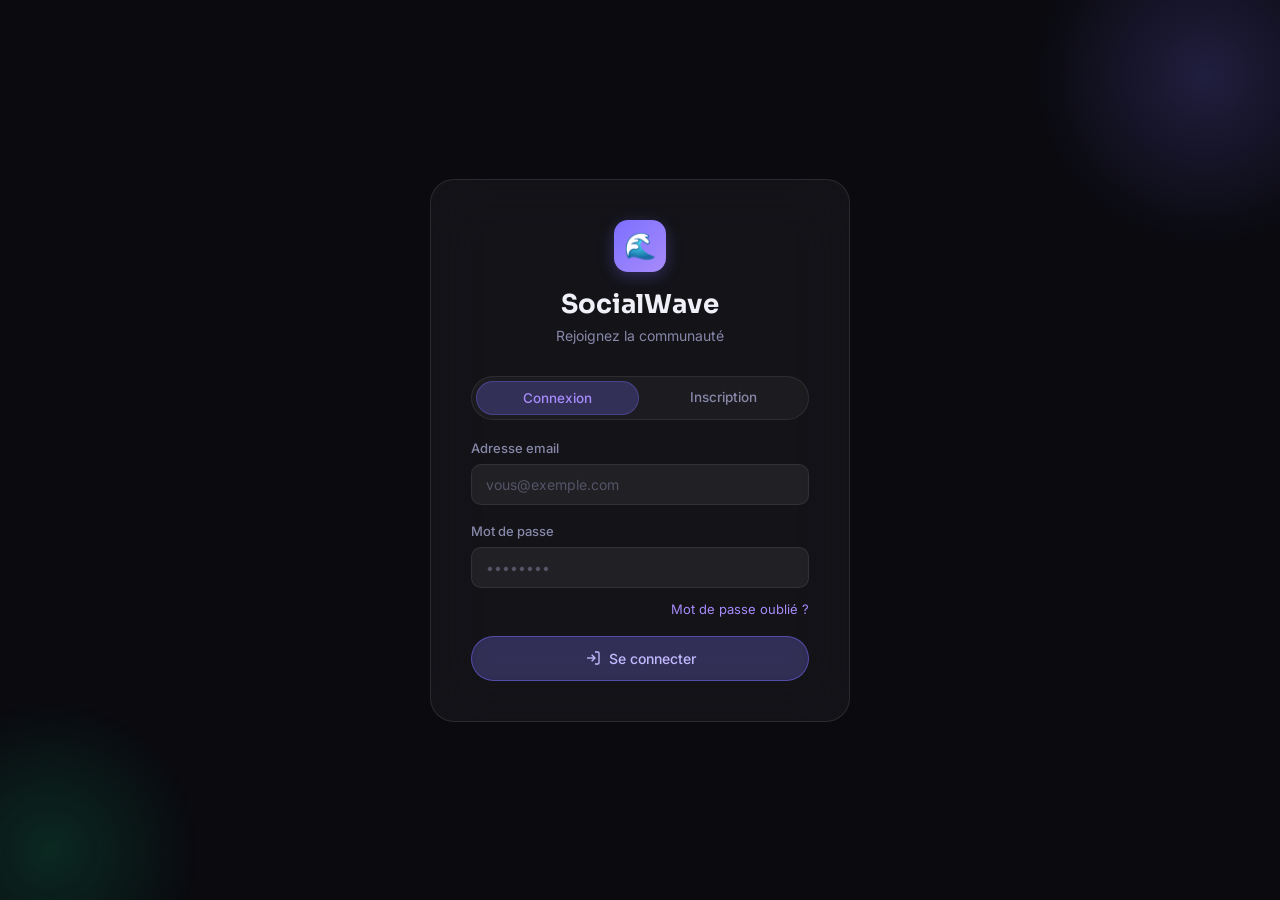
<file: index.html>
<!DOCTYPE html>
<html lang="fr">
<head>
<meta charset="UTF-8">
<meta name="viewport" content="width=device-width, initial-scale=1.0">
<title>SocialWave — Réseau Social</title>
<link rel="preconnect" href="https://fonts.googleapis.com">
<link href="https://fonts.googleapis.com/css2?family=Inter:wght@300;400;500;600&family=Sora:wght@300;400;600;700&display=swap" rel="stylesheet">
<link rel="stylesheet" href="assets/css/style.css">
</head>
<body>

<!-- ─── AUTH PAGE (shown first) ─── -->
<!-- AUTH PAGE (modifiée) -->
<div id="authPage" style="width:100%; position:fixed; inset:0; z-index:999; display:flex;">
  <div class="auth-bg" style="width:100%; flex-direction:column;">
    <div class="auth-orb1"></div>
    <div class="auth-orb2"></div>
    <div class="auth-card">
      <div style="text-align:center; margin-bottom:32px;">
        <div class="logo-icon" style="width:52px;height:52px;margin:0 auto 16px; font-size:26px; border-radius:14px;">🌊</div>
        <h1 style="font-family:'Sora',sans-serif; font-size:26px; font-weight:700; margin-bottom:6px;">SocialWave</h1>
        <p style="color:var(--text2); font-size:14px;">Rejoignez la communauté</p>
      </div>

      <div id="authTabs" class="tab-bar">
        <div class="tab active" onclick="setAuthTab('login')">Connexion</div>
        <div class="tab" onclick="setAuthTab('signup')">Inscription</div>
      </div>

      <div id="loginForm">
        <div id="loginError" style="background:rgba(255,85,119,0.15); border:1px solid #ff5577; border-radius:10px; padding:10px; margin-bottom:15px; font-size:13px; display:none;"></div>
        <div class="form-group">
          <label class="form-label">Adresse email</label>
          <input class="form-input" type="email" id="loginEmail" placeholder="vous@exemple.com">
        </div>
        <div class="form-group">
          <label class="form-label">Mot de passe</label>
          <input class="form-input" type="password" id="loginPassword" placeholder="••••••••">
        </div>
        <div style="text-align:right; margin:-8px 0 18px;">
    <span style="font-size:13px; color:var(--accent2); cursor:pointer;" onclick="showForgotForm()">Mot de passe oublié ?</span>
</div>
        <button class="glass-btn primary" style="width:100%; justify-content:center; padding:13px;" onclick="handleLogin()">
          <svg width="16" height="16" viewBox="0 0 24 24" fill="none" stroke="currentColor" stroke-width="2"><path d="M15 3h4a2 2 0 0 1 2 2v14a2 2 0 0 1-2 2h-4"/><polyline points="10,17 15,12 10,7"/><line x1="15" y1="12" x2="3" y2="12"/></svg>
          Se connecter
        </button>
      </div>

      <div id="signupForm" style="display:none;">
        <div id="signupError" style="background:rgba(255,85,119,0.15); border:1px solid #ff5577; border-radius:10px; padding:10px; margin-bottom:15px; font-size:13px; display:none;"></div>
        <div style="display:grid; grid-template-columns:1fr 1fr; gap:12px;">
          <div class="form-group"><label class="form-label">Prénom</label><input class="form-input" id="signupPrenom" placeholder="Prénom"></div>
          <div class="form-group"><label class="form-label">Nom</label><input class="form-input" id="signupNom" placeholder="Nom"></div>
        </div>
        <div class="form-group"><label class="form-label">Email</label><input class="form-input" type="email" id="signupEmail" placeholder="vous@exemple.com"></div>
        <div class="form-group"><label class="form-label">Mot de passe</label><input class="form-input" type="password" id="signupPassword" placeholder="••••••••"></div>
        <div class="form-group"><label class="form-label">Confirmer le mot de passe</label><input class="form-input" type="password" id="signupConfirm" placeholder="••••••••"></div>
        <button class="glass-btn primary" style="width:100%; justify-content:center; padding:13px;" onclick="handleRegister()">
          Créer mon compte
        </button>
      </div>
      <div id="forgotForm" style="display:none;">
    <div id="forgotError" style="background:rgba(255,85,119,0.15); border:1px solid #ff5577; border-radius:10px; padding:10px; margin-bottom:15px; font-size:13px; display:none;"></div>
    <div id="forgotSuccess" style="background:rgba(16,217,140,0.15); border:1px solid #10d98c; border-radius:10px; padding:10px; margin-bottom:15px; font-size:13px; display:none;"></div>
    
    <div class="form-group">
        <label class="form-label">Adresse email</label>
        <input class="form-input" type="email" id="forgotEmail" placeholder="votre@email.com">
    </div>
    
    <button class="glass-btn primary" style="width:100%; justify-content:center; padding:13px;" onclick="handleForgotPassword()">
        Envoyer le lien de réinitialisation
    </button>
    
    <div style="text-align:center; margin-top:16px;">
        <span style="font-size:13px; color:var(--accent2); cursor:pointer;" onclick="setAuthTab('login')">
            ← Retour à la connexion
        </span>
    </div>
</div>
    </div>
  </div>
</div>

<!-- ─── SIDEBAR ─── -->
<nav class="sidebar" id="sidebar" style="display:none;">
  <div class="logo">
    <div class="logo-icon">🌊</div>
    <span>SocialWave</span>
  </div>

  <div class="nav-section-label"><span>Navigation</span></div>

  <a class="nav-item active" onclick="showPage('feed')" href="#">
    <svg viewBox="0 0 24 24" fill="none" stroke="currentColor" stroke-width="1.8"><rect x="3" y="3" width="7" height="7" rx="1"/><rect x="14" y="3" width="7" height="7" rx="1"/><rect x="3" y="14" width="7" height="7" rx="1"/><rect x="14" y="14" width="7" height="7" rx="1"/></svg>
    <span>Fil d'actualité</span>
  </a>

  <a class="nav-item" onclick="showPage('friends')" href="#">
    <svg viewBox="0 0 24 24" fill="none" stroke="currentColor" stroke-width="1.8"><path d="M17 21v-2a4 4 0 0 0-4-4H5a4 4 0 0 0-4 4v2"/><circle cx="9" cy="7" r="4"/><path d="M23 21v-2a4 4 0 0 0-3-3.87"/><path d="M16 3.13a4 4 0 0 1 0 7.75"/></svg>
    <span>Amis</span>
    <span class="nav-badge">3</span>
  </a>

  <a class="nav-item" onclick="showPage('chat')" href="#">
    <svg viewBox="0 0 24 24" fill="none" stroke="currentColor" stroke-width="1.8"><path d="M21 15a2 2 0 0 1-2 2H7l-4 4V5a2 2 0 0 1 2-2h14a2 2 0 0 1 2 2z"/></svg>
    <span>Messages</span>
    <span class="nav-badge" id="chatUnreadBadge" style="display:none;">0</span>
</a>

  <a class="nav-item" onclick="showPage('profile')" href="#">
    <svg viewBox="0 0 24 24" fill="none" stroke="currentColor" stroke-width="1.8"><path d="M20 21v-2a4 4 0 0 0-4-4H8a4 4 0 0 0-4 4v2"/><circle cx="12" cy="7" r="4"/></svg>
    <span>Profil</span>
  </a>

  <a class="nav-item" onclick="showPage('notifications')" href="#">
    <div class="notif-pill" style="display:inline-flex; position:relative;">
        <svg viewBox="0 0 24 24" fill="none" stroke="currentColor" stroke-width="1.8"><path d="M18 8A6 6 0 0 0 6 8c0 7-3 9-3 9h18s-3-2-3-9"/><path d="M13.73 21a2 2 0 0 1-3.46 0"/></svg>
        <span class="notif-dot" style="display:none;"></span>
    </div>
    <span>Notifications</span>
    <span class="nav-badge notif-count" style="display:none; margin-left:auto;">0</span>
</a>

  <div class="nav-section-label" style="margin-top:12px;"><span>Admin</span></div>

  <a class="nav-item" onclick="showPage('admin')" href="#">
    <svg viewBox="0 0 24 24" fill="none" stroke="currentColor" stroke-width="1.8"><path d="M12 2L2 7l10 5 10-5-10-5z"/><path d="M2 17l10 5 10-5"/><path d="M2 12l10 5 10-5"/></svg>
    <span>Back Office</span>
  </a>

  <div class="sidebar-footer">
  <div class="user-pill" onclick="logout()">
    <div class="avatar-fallback" id="sidebarAvatar" style="width:34px;height:34px;background:linear-gradient(135deg,var(--accent),#10d98c);font-size:13px;color:white;flex-shrink:0;">?</div>
    <div style="flex:1; overflow:hidden;">
      <div style="font-size:13.5px;font-weight:500;white-space:nowrap;overflow:hidden;text-overflow:ellipsis;"><span id="sidebarNom">Chargement...</span></div>
      <div style="font-size:11.5px;color:var(--text2);"><span id="sidebarEmail">@user</span></div>
    </div>
    <svg width="16" height="16" viewBox="0 0 24 24" fill="none" stroke="currentColor" stroke-width="2" style="color:var(--text2);flex-shrink:0;" class="logout-icon"><path d="M9 21H5a2 2 0 0 1-2-2V5a2 2 0 0 1 2-2h4"/><polyline points="16,17 21,12 16,7"/><line x1="21" y1="12" x2="9" y2="12"/></svg>
  </div>
</div>
</nav>

<!-- ─── MAIN AREA ─── -->
<div class="main" id="mainArea" style="display:none;">

  <!-- ══ FEED PAGE ══ -->
  <div class="feed-area">
    <div id="feedPage" class="page active">
      <!-- Topbar -->
      <div class="topbar">
        <h2 style="font-family:'Sora',sans-serif;font-size:20px;font-weight:700;">Fil d'actualité</h2>
        <div style="display:flex;gap:10px;align-items:center;">
          <div class="search-box">
    <svg viewBox="0 0 24 24" fill="none" stroke="currentColor" stroke-width="2"><circle cx="11" cy="11" r="8"/><line x1="21" y1="21" x2="16.65" y2="16.65"/></svg>
    <input placeholder="Rechercher des amis..." id="searchInput" onkeyup="handleSearch(event)">
</div>
          <button class="icon-btn" onclick="openChatFromTopbar()">
    <svg viewBox="0 0 24 24" fill="none" stroke="currentColor" stroke-width="2"><path d="M21 15a2 2 0 0 1-2 2H7l-4 4V5a2 2 0 0 1 2-2h14a2 2 0 0 1 2 2z"/></svg>
</button>
        </div>
      </div>

      <!-- Stories -->
      <div class="stories">
        <div class="story add-story">
          <div class="story-ring">
            <div class="story-ring-inner">➕</div>
          </div>
          <span class="story-label">Ma story</span>
        </div>
        <div class="story" onclick="showAlert('Story de Fatime')">
          <div class="story-ring">
            <div class="story-ring-inner">👩🏾</div>
          </div>
          <span class="story-label">Fatime</span>
        </div>
        <div class="story">
          <div class="story-ring">
            <div class="story-ring-inner">👨🏽</div>
          </div>
          <span class="story-label">Marcus</span>
        </div>
        <div class="story">
          <div class="story-ring">
            <div class="story-ring-inner">🧑🏻</div>
          </div>
          <span class="story-label">Léa</span>
        </div>
        <div class="story">
          <div class="story-ring seen">
            <div class="story-ring-inner">👩🏽</div>
          </div>
          <span class="story-label">Ines</span>
        </div>
        <div class="story">
          <div class="story-ring seen">
            <div class="story-ring-inner">🧑🏿</div>
          </div>
          <span class="story-label">Samuel</span>
        </div>
      </div>

      <!-- Composer -->
      <div class="composer">
    <div class="composer-row">
        <div class="avatar-fallback" style="width:40px;height:40px;background:linear-gradient(135deg,var(--accent),#10d98c);font-size:13px;color:white;">KA</div>
        <textarea class="composer-input" placeholder="Quoi de neuf, Koffi ?" rows="2" id="newPostText"></textarea>
    </div>
    <div class="composer-actions">
        <button class="icon-btn" title="Photo" onclick="openImageUploader()">
            <svg viewBox="0 0 24 24" fill="none" stroke="currentColor" stroke-width="2"><rect x="3" y="3" width="18" height="18" rx="2"/><circle cx="8.5" cy="8.5" r="1.5"/><polyline points="21,15 16,10 5,21"/></svg>
        </button>
        <button class="icon-btn" title="Vidéo">
            <svg viewBox="0 0 24 24" fill="none" stroke="currentColor" stroke-width="2"><polygon points="23,7 16,12 23,17"/><rect x="1" y="5" width="15" height="14" rx="2"/></svg>
        </button>
        <button class="icon-btn" title="Emoji">
            <svg viewBox="0 0 24 24" fill="none" stroke="currentColor" stroke-width="2"><circle cx="12" cy="12" r="10"/><path d="M8 14s1.5 2 4 2 4-2 4-2"/><line x1="9" y1="9" x2="9.01" y2="9"/><line x1="15" y1="9" x2="15.01" y2="9"/></svg>
        </button>
        <button class="glass-btn primary" style="margin-left:auto; padding:8px 20px;" onclick="publishPost()">
            Publier
        </button>
    </div>
</div>

      <!-- Posts -->
      <div id="postsContainer">

        <!-- Post 1 -->
        <div class="post" id="post1">
          <div class="post-header">
            <div class="avatar-fallback" style="width:42px;height:42px;background:linear-gradient(135deg,#ff9966,#ff5577);font-size:14px;color:white;">FM</div>
            <div class="post-meta">
              <div class="post-name">Fatime Maïdoukou</div>
              <div class="post-time">il y a 23 min · 🌍 Public</div>
            </div>
            <button class="icon-btn" style="width:32px;height:32px;">
              <svg viewBox="0 0 24 24" fill="none" stroke="currentColor" stroke-width="2"><circle cx="12" cy="5" r="1"/><circle cx="12" cy="12" r="1"/><circle cx="12" cy="19" r="1"/></svg>
            </button>
          </div>
          <div class="post-body">
            <p class="post-text">Magnifique coucher de soleil ce soir depuis Cotonou 🌅 La vie est belle quand on prend le temps de s'arrêter et d'apprécier. Bonne soirée à tous ! ✨</p>
            <div class="post-image" style="border-radius:0;">🌅</div>
          </div>
          <div style="padding:10px 18px;display:flex;gap:6px;flex-wrap:wrap;">
            <span style="background:rgba(255,85,119,0.12);border:1px solid rgba(255,85,119,0.25);color:#ff5577;font-size:12px;padding:3px 10px;border-radius:20px;">❤️ 47</span>
            <span style="background:rgba(255,255,255,0.06);border:1px solid var(--border);color:var(--text2);font-size:12px;padding:3px 10px;border-radius:20px;">💬 12 commentaires</span>
          </div>
          <div class="post-actions">
            <button class="action-btn liked" id="like-p1" onclick="toggleLike('p1')">
              <svg viewBox="0 0 24 24" fill="currentColor" stroke="currentColor" stroke-width="1.5"><path d="M20.84 4.61a5.5 5.5 0 0 0-7.78 0L12 5.67l-1.06-1.06a5.5 5.5 0 0 0-7.78 7.78l1.06 1.06L12 21.23l7.78-7.78 1.06-1.06a5.5 5.5 0 0 0 0-7.78z"/></svg>
              J'aime
            </button>
            <button class="action-btn" onclick="toggleComments('c1')">
              <svg viewBox="0 0 24 24" fill="none" stroke="currentColor" stroke-width="2"><path d="M21 15a2 2 0 0 1-2 2H7l-4 4V5a2 2 0 0 1 2-2h14a2 2 0 0 1 2 2z"/></svg>
              Commenter
            </button>
            <button class="action-btn">
              <svg viewBox="0 0 24 24" fill="none" stroke="currentColor" stroke-width="2"><circle cx="18" cy="5" r="3"/><circle cx="6" cy="12" r="3"/><circle cx="18" cy="19" r="3"/><line x1="8.59" y1="13.51" x2="15.42" y2="17.49"/><line x1="15.41" y1="6.51" x2="8.59" y2="10.49"/></svg>
              Partager
            </button>
          </div>
          <div class="comments-section" id="c1">
            <div class="comment">
              <div class="avatar-fallback" style="width:30px;height:30px;font-size:11px;background:linear-gradient(135deg,var(--accent),#10d98c);color:white;flex-shrink:0;">MK</div>
              <div class="comment-bubble"><div class="comment-author">Marcus Kpènou</div><div class="comment-text">Trop belle cette photo 😍</div></div>
            </div>
            <div class="comment">
              <div class="avatar-fallback" style="width:30px;height:30px;font-size:11px;background:linear-gradient(135deg,#ff9966,#ff5577);color:white;flex-shrink:0;">LA</div>
              <div class="comment-bubble"><div class="comment-author">Léa Azondé</div><div class="comment-text">C'est magnifique ! Où exactement ?</div></div>
            </div>
            <div class="comment-input-row">
              <div class="avatar-fallback" style="width:30px;height:30px;font-size:11px;background:linear-gradient(135deg,var(--accent),#10d98c);color:white;flex-shrink:0;">KA</div>
              <input class="comment-field" placeholder="Écrire un commentaire..." onkeydown="handleComment(event, 'c1')">
              <button class="icon-btn" style="width:32px;height:32px;">
                <svg viewBox="0 0 24 24" fill="none" stroke="currentColor" stroke-width="2"><line x1="22" y1="2" x2="11" y2="13"/><polygon points="22,2 15,22 11,13 2,9"/></svg>
              </button>
            </div>
          </div>
        </div>

        <!-- Post 2 -->
        <div class="post" id="post2">
          <div class="post-header">
            <div class="avatar-fallback" style="width:42px;height:42px;background:linear-gradient(135deg,#00c6ff,#0072ff);font-size:14px;color:white;">MK</div>
            <div class="post-meta">
              <div class="post-name">Marcus Kpènou</div>
              <div class="post-time">il y a 1h · 🔒 Amis seulement</div>
            </div>
            <button class="icon-btn" style="width:32px;height:32px;">
              <svg viewBox="0 0 24 24" fill="none" stroke="currentColor" stroke-width="2"><circle cx="12" cy="5" r="1"/><circle cx="12" cy="12" r="1"/><circle cx="12" cy="19" r="1"/></svg>
            </button>
          </div>
          <div class="post-body">
            <p class="post-text">Vient de terminer la lecture de "L'Art de la Guerre" de Sun Tzu pour la 3ème fois. Chaque lecture révèle de nouvelles perspectives. La stratégie n'est pas réservée aux guerriers, elle s'applique dans tous les domaines de la vie 📚</p>
          </div>
          <div style="padding:10px 18px;display:flex;gap:6px;">
            <span style="background:rgba(255,255,255,0.06);border:1px solid var(--border);color:var(--text2);font-size:12px;padding:3px 10px;border-radius:20px;">❤️ 23 · 👍 8</span>
          </div>
          <div class="post-actions">
            <button class="action-btn" id="like-p2" onclick="toggleLike('p2')">
              <svg viewBox="0 0 24 24" fill="none" stroke="currentColor" stroke-width="2"><path d="M20.84 4.61a5.5 5.5 0 0 0-7.78 0L12 5.67l-1.06-1.06a5.5 5.5 0 0 0-7.78 7.78l1.06 1.06L12 21.23l7.78-7.78 1.06-1.06a5.5 5.5 0 0 0 0-7.78z"/></svg>
              J'aime
            </button>
            <button class="action-btn" onclick="toggleComments('c2')">
              <svg viewBox="0 0 24 24" fill="none" stroke="currentColor" stroke-width="2"><path d="M21 15a2 2 0 0 1-2 2H7l-4 4V5a2 2 0 0 1 2-2h14a2 2 0 0 1 2 2z"/></svg>
              Commenter
            </button>
            <button class="action-btn">
              <svg viewBox="0 0 24 24" fill="none" stroke="currentColor" stroke-width="2"><circle cx="18" cy="5" r="3"/><circle cx="6" cy="12" r="3"/><circle cx="18" cy="19" r="3"/><line x1="8.59" y1="13.51" x2="15.42" y2="17.49"/><line x1="15.41" y1="6.51" x2="8.59" y2="10.49"/></svg>
              Partager
            </button>
          </div>
          <div class="comments-section" id="c2">
            <div class="comment-input-row">
              <div class="avatar-fallback" style="width:30px;height:30px;font-size:11px;background:linear-gradient(135deg,var(--accent),#10d98c);color:white;flex-shrink:0;">KA</div>
              <input class="comment-field" placeholder="Écrire un commentaire..." onkeydown="handleComment(event, 'c2')">
              <button class="icon-btn" style="width:32px;height:32px;">
                <svg viewBox="0 0 24 24" fill="none" stroke="currentColor" stroke-width="2"><line x1="22" y1="2" x2="11" y2="13"/><polygon points="22,2 15,22 11,13 2,9"/></svg>
              </button>
            </div>
          </div>
        </div>

      </div><!-- /postsContainer -->
    </div><!-- /feedPage -->

    <!-- ══ FRIENDS PAGE ══ -->
    <div id="friendsPage" class="page">
      <div class="topbar">
        <h2 style="font-family:'Sora',sans-serif;font-size:20px;font-weight:700;">Amis & Communauté</h2>
      </div>

      <div class="tab-bar" style="max-width:480px;">
        <div class="tab active" onclick="setFriendTab(this, 'requests')">Invitations <span class="nav-badge" style="position:static;display:inline-block;margin-left:4px;">3</span></div>
        <div class="tab" onclick="setFriendTab(this, 'discover')">Découvrir</div>
        <div class="tab" onclick="setFriendTab(this, 'myfriends')">Mes amis</div>
      </div>

      <div id="requests">
        <div class="friend-card">
          <div class="avatar-fallback" style="width:50px;height:50px;background:linear-gradient(135deg,#f7971e,#ffd200);font-size:16px;color:white;">SC</div>
          <div style="flex:1;">
            <div style="font-weight:600;font-size:15px;">Séraphine Coulibaly</div>
            <div style="font-size:12.5px;color:var(--text2);margin:3px 0;">3 amis en commun · Lomé</div>
          </div>
          <div style="display:flex;gap:8px;">
            <button class="glass-btn primary" style="padding:8px 16px;" onclick="showAlert('Invitation acceptée !')">Accepter</button>
            <button class="glass-btn" style="padding:8px 16px;" onclick="this.closest('.friend-card').remove()">Refuser</button>
          </div>
        </div>
        <div class="friend-card" style="animation-delay:.08s;">
          <div class="avatar-fallback" style="width:50px;height:50px;background:linear-gradient(135deg,#43e97b,#38f9d7);font-size:16px;color:white;">YB</div>
          <div style="flex:1;">
            <div style="font-weight:600;font-size:15px;">Yannick Bello</div>
            <div style="font-size:12.5px;color:var(--text2);margin:3px 0;">1 ami en commun · Abidjan</div>
          </div>
          <div style="display:flex;gap:8px;">
            <button class="glass-btn primary" style="padding:8px 16px;" onclick="showAlert('Invitation acceptée !')">Accepter</button>
            <button class="glass-btn" style="padding:8px 16px;" onclick="this.closest('.friend-card').remove()">Refuser</button>
          </div>
        </div>
        <div class="friend-card" style="animation-delay:.16s;">
          <div class="avatar-fallback" style="width:50px;height:50px;background:linear-gradient(135deg,#ee0979,#ff6a00);font-size:16px;color:white;">NF</div>
          <div style="flex:1;">
            <div style="font-weight:600;font-size:15px;">Nina Fofana</div>
            <div style="font-size:12.5px;color:var(--text2);margin:3px 0;">7 amis en commun · Dakar</div>
          </div>
          <div style="display:flex;gap:8px;">
            <button class="glass-btn primary" style="padding:8px 16px;" onclick="showAlert('Invitation acceptée !')">Accepter</button>
            <button class="glass-btn" style="padding:8px 16px;" onclick="this.closest('.friend-card').remove()">Refuser</button>
          </div>
        </div>
      </div>

      <div id="discover" style="display:none;">
        <p style="color:var(--text2);font-size:14px;margin-bottom:16px;">Personnes que vous pourriez connaître</p>
        <div class="friend-card">
          <div class="avatar-fallback" style="width:50px;height:50px;background:linear-gradient(135deg,#a18cd1,#fbc2eb);font-size:16px;color:white;">KT</div>
          <div style="flex:1;"><div style="font-weight:600;font-size:15px;">Kossiwa Tossou</div><div style="font-size:12.5px;color:var(--text2);">5 amis en commun</div></div>
          <button class="glass-btn primary" style="padding:8px 16px;" onclick="showAlert('Invitation envoyée !')">+ Ajouter</button>
        </div>
        <div class="friend-card" style="animation-delay:.08s;">
          <div class="avatar-fallback" style="width:50px;height:50px;background:linear-gradient(135deg,#667eea,#764ba2);font-size:16px;color:white;">AD</div>
          <div style="flex:1;"><div style="font-weight:600;font-size:15px;">Amed Diallo</div><div style="font-size:12.5px;color:var(--text2);">2 amis en commun</div></div>
          <button class="glass-btn primary" style="padding:8px 16px;" onclick="showAlert('Invitation envoyée !')">+ Ajouter</button>
        </div>
      </div>

      <div id="myfriends" style="display:none;">
        <p style="color:var(--text2);font-size:14px;margin-bottom:16px;">Vos amis (28)</p>
        <div class="friend-card">
          <div class="avatar-fallback" style="width:50px;height:50px;background:linear-gradient(135deg,#ff9966,#ff5577);font-size:16px;color:white;">FM</div>
          <div style="flex:1;"><div style="font-weight:600;font-size:15px;">Fatime Maïdoukou</div><div style="font-size:12.5px;color:var(--text2);">🟢 En ligne</div></div>
          <button class="glass-btn" style="padding:8px 16px;" onclick="toggleChat()">Message</button>
        </div>
        <div class="friend-card" style="animation-delay:.08s;">
          <div class="avatar-fallback" style="width:50px;height:50px;background:linear-gradient(135deg,#00c6ff,#0072ff);font-size:16px;color:white;">MK</div>
          <div style="flex:1;"><div style="font-weight:600;font-size:15px;">Marcus Kpènou</div><div style="font-size:12.5px;color:var(--text2);">🔴 Hors ligne</div></div>
          <button class="glass-btn" style="padding:8px 16px;" onclick="toggleChat()">Message</button>
        </div>
      </div>
    </div>

    <!-- ══ CHAT PAGE ══ -->
    <div id="chatPage" class="page">
    <div class="topbar">
        <h2 style="font-family:'Sora',sans-serif;font-size:20px;font-weight:700;">Messages</h2>
        <button class="glass-btn primary" style="padding:8px 18px;" onclick="showAlert('Rechercher un ami')">
            <svg width="14" height="14" viewBox="0 0 24 24" fill="none" stroke="currentColor" stroke-width="2"><line x1="12" y1="5" x2="12" y2="19"/><line x1="5" y1="12" x2="19" y2="12"/></svg>
            Nouvelle conversation
        </button>
    </div>
    <div style="display:grid;grid-template-columns:280px 1fr;gap:16px;height:calc(100vh - 120px);max-height:600px;">
        <!-- Sidebar conversations -->
        <div style="background:rgba(255,255,255,0.03);border:1px solid var(--border);border-radius:var(--radius);overflow:hidden;display:flex;flex-direction:column;">
            <div style="padding:14px;">
                <div class="search-box" style="width:100%;">
                    <svg viewBox="0 0 24 24" fill="none" stroke="currentColor" stroke-width="2" style="width:16px;height:16px;color:var(--text2);flex-shrink:0;"><circle cx="11" cy="11" r="8"/><line x1="21" y1="21" x2="16.65" y2="16.65"/></svg>
                    <input placeholder="Rechercher une conversation..." style="width:100%;" id="searchConversation">
                </div>
            </div>
            <div style="flex:1;overflow-y:auto;" class="sidebar-conversations" id="sidebarConversations">
                <!-- Les conversations seront chargées ici -->
            </div>
        </div>
        <!-- Fenêtre de conversation -->
        <div style="background:rgba(255,255,255,0.03);border:1px solid var(--border);border-radius:var(--radius);display:flex;flex-direction:column;overflow:hidden;" id="convWindow">
            <div style="padding:14px 18px;border-bottom:1px solid var(--border);display:flex;align-items:center;gap:12px;">
                <div class="avatar-fallback" id="convAvatar" style="width:38px;height:38px;background:linear-gradient(135deg,var(--accent),#10d98c);font-size:13px;color:white;">?</div>
                <div>
                    <div style="font-weight:600;font-size:15px;" id="convName">Sélectionnez une conversation</div>
                    <div style="font-size:12px;color:var(--text2);">Cliquez sur un ami pour discuter</div>
                </div>
            </div>
            <div style="flex:1;overflow-y:auto;padding:16px;display:flex;flex-direction:column;gap:10px;" id="convMessages">
                <div style="text-align:center; padding:20px; color:var(--text2);">👈 Sélectionnez une conversation pour commencer</div>
            </div>
            <div style="padding:12px;border-top:1px solid var(--border);display:flex;gap:8px;">
                <button class="icon-btn" onclick="openChatImageUploader()">
    <svg viewBox="0 0 24 24" fill="none" stroke="currentColor" stroke-width="2" style="width:16px;height:16px;">
        <rect x="3" y="3" width="18" height="18" rx="2"/>
        <circle cx="8.5" cy="8.5" r="1.5"/>
        <polyline points="21,15 16,10 5,21"/>
    </svg>
</button>
                <input class="chat-input" placeholder="Écrire un message..." id="chatInlineInput" onkeypress="if(event.key === 'Enter') sendMessage()" style="flex:1;border-radius:50px;padding:9px 16px;">
                <button class="glass-btn primary" style="padding:8px 14px;" onclick="sendMessage()">
                    <svg width="15" height="15" viewBox="0 0 24 24" fill="none" stroke="currentColor" stroke-width="2"><line x1="22" y1="2" x2="11" y2="13"/><polygon points="22,2 15,22 11,13 2,9"/></svg>
                </button>
            </div>
        </div>
    </div>
</div>

    <!-- ══ PROFILE PAGE ══ -->
    <div id="profilePage" class="page">
      <div class="profile-banner">
        <div class="profile-avatar-wrap">
    <div class="avatar-fallback" id="profilePageAvatar" style="width:88px;height:88px;font-size:28px;font-weight:700;background:linear-gradient(135deg,var(--accent),#10d98c);color:white;border:4px solid var(--bg);display:flex;align-items:center;justify-content:center;border-radius:50%;background-size:cover !important;background-position:center !important;">
        ?
    </div>
</div>
      </div>
      <div class="profile-info-card">
       <div style="display:flex; align-items:flex-start; justify-content:space-between; flex-wrap:wrap; gap:12px;">
        <div>
            <h2 style="font-family:'Sora',sans-serif; font-size:24px; font-weight:700; margin-bottom:4px;">Koffi Agban</h2>
            <p style="color:var(--text2); font-size:14px; margin-bottom:10px;">@koffi_a · Cotonou, Bénin</p>
            <div style="display:flex; gap:8px; flex-wrap:wrap;">
                <span class="badge badge-purple">🎓 Étudiant</span>
                <span class="badge badge-green">✅ Vérifié</span>
            </div>
        </div>
        <div style="display:flex; gap:10px;">
            <button class="glass-btn" style="padding:10px 20px;" onclick="uploadProfileAvatar()">
                📷 Changer photo
            </button>
            <button class="glass-btn" style="padding:10px 20px;" onclick="showAlert('Édition du profil')">
                <svg width="15" height="15" viewBox="0 0 24 24" fill="none" stroke="currentColor" stroke-width="2"><path d="M11 4H4a2 2 0 0 0-2 2v14a2 2 0 0 0 2 2h14a2 2 0 0 0 2-2v-7"/><path d="M18.5 2.5a2.121 2.121 0 0 1 3 3L12 15l-4 1 1-4 9.5-9.5z"/></svg>
                Modifier infos
            </button>
        </div>
    </div>
        <div class="divider"></div>
        <div style="display:grid;grid-template-columns:repeat(3,1fr);gap:16px;text-align:center;">
          <div><div style="font-family:'Sora',sans-serif;font-size:22px;font-weight:700;">142</div><div style="font-size:12.5px;color:var(--text2);">Publications</div></div>
          <div><div style="font-family:'Sora',sans-serif;font-size:22px;font-weight:700;">1.2k</div><div style="font-size:12.5px;color:var(--text2);">Amis</div></div>
          <div><div style="font-family:'Sora',sans-serif;font-size:22px;font-weight:700;">3.4k</div><div style="font-size:12.5px;color:var(--text2);">Abonnés</div></div>
        </div>
      </div>
      <div class="profile-info-card" style="margin-bottom:20px;">
        <h3 style="font-size:15px;font-weight:600;margin-bottom:16px;">Modifier mes informations</h3>
        <div style="display:grid;grid-template-columns:1fr 1fr;gap:14px;">
          <div class="form-group"><label class="form-label">Prénom</label><input class="form-input" value="Koffi"></div>
          <div class="form-group"><label class="form-label">Nom</label><input class="form-input" value="Agban"></div>
          <div class="form-group" style="grid-column:1/-1;"><label class="form-label">Bio</label><input class="form-input" value="Étudiant passionné de tech et de culture 🌍" placeholder="Bio..."></div>
          <div class="form-group"><label class="form-label">Email</label><input class="form-input" type="email" value="koffi@exemple.com"></div>
          <div class="form-group"><label class="form-label">Localisation</label><input class="form-input" value="Cotonou, Bénin"></div>
        </div>
        <div class="divider"></div>
        <h3 style="font-size:15px;font-weight:600;margin-bottom:16px;">Changer le mot de passe</h3>
        <div style="display:grid;grid-template-columns:1fr 1fr 1fr;gap:14px;">
          <div class="form-group"><label class="form-label">Actuel</label><input class="form-input" type="password" placeholder="••••••••"></div>
          <div class="form-group"><label class="form-label">Nouveau</label><input class="form-input" type="password" placeholder="••••••••"></div>
          <div class="form-group"><label class="form-label">Confirmer</label><input class="form-input" type="password" placeholder="••••••••"></div>
        </div>
        <button class="glass-btn primary" style="padding:10px 28px;" onclick="updateProfile()">Enregistrer les infos</button>
        <button class="glass-btn primary" style="padding:10px 28px; margin-top:10px;" onclick="updatePassword()">Changer le mot de passe</button>
      </div>
    </div>

    <!-- ══ ADMIN PAGE ══ -->
    <!-- ══ ADMIN PAGE ══ -->
<div id="adminPage" class="page">
    <div class="topbar">
        <h2 style="font-family:'Sora',sans-serif;font-size:20px;font-weight:700;">Back Office</h2>
        <div style="display:flex;gap:8px;">
            <span class="badge badge-purple" id="adminRoleBadge">Administrateur</span>
            <button class="glass-btn" style="padding:8px 16px;border-radius:var(--radius-sm);" onclick="logout()">Déconnexion</button>
        </div>
    </div>

    <!-- Dashboard Stats (dynamique) -->
    <div class="dash-grid" id="adminStatsContainer">
        <div class="dash-card">
            <div class="dash-icon" style="background:rgba(124,111,255,0.2);">👥</div>
            <div class="dash-num" id="statUsers">0</div>
            <div class="dash-label">Utilisateurs inscrits</div>
        </div>
        <div class="dash-card">
            <div class="dash-icon" style="background:rgba(16,217,140,0.15);">📝</div>
            <div class="dash-num" id="statPosts">0</div>
            <div class="dash-label">Publications</div>
        </div>
        <div class="dash-card">
            <div class="dash-icon" style="background:rgba(255,170,68,0.15);">💬</div>
            <div class="dash-num" id="statComments">0</div>
            <div class="dash-label">Commentaires</div>
        </div>
        <div class="dash-card">
            <div class="dash-icon" style="background:rgba(255,85,119,0.15);">❤️</div>
            <div class="dash-num" id="statLikes">0</div>
            <div class="dash-label">Likes</div>
        </div>
    </div>

    <!-- User table (dynamique) -->
    <div style="background:rgba(255,255,255,0.03);border:1px solid var(--border);border-radius:var(--radius);overflow:hidden;margin-bottom:20px;">
        <div style="padding:16px 20px;border-bottom:1px solid var(--border);display:flex;justify-content:space-between;align-items:center;">
            <h3 style="font-size:15px;font-weight:600;">Gestion des utilisateurs</h3>
            <button class="glass-btn primary admin-only" style="padding:8px 16px;" onclick="showAddModeratorModal()">+ Ajouter modérateur</button>
        </div>
        <div style="overflow-x:auto;">
            <table style="width:100%;border-collapse:collapse;">
                <thead>
                    <tr style="background:rgba(255,255,255,0.04);">
                        <th style="text-align:left;padding:12px 20px;font-size:12px;font-weight:600;color:var(--text2);">Utilisateur</th>
                        <th style="text-align:left;padding:12px 20px;font-size:12px;font-weight:600;color:var(--text2);">Rôle</th>
                        <th style="text-align:left;padding:12px 20px;font-size:12px;font-weight:600;color:var(--text2);">Statut</th>
                        <th style="text-align:left;padding:12px 20px;font-size:12px;font-weight:600;color:var(--text2);">Inscrit le</th>
                        <th style="text-align:left;padding:12px 20px;font-size:12px;font-weight:600;color:var(--text2);">Actions</th>
                    </tr>
                </thead>
                <tbody id="adminUsersTable">
                    <tr><td colspan="5" style="text-align:center; padding:20px;">Chargement...</td></tr>
                </tbody>
            </table>
        </div>
    </div>

    <!-- Posts table (dynamique) -->
    <div style="background:rgba(255,255,255,0.03);border:1px solid var(--border);border-radius:var(--radius);overflow:hidden;">
        <div style="padding:16px 20px;border-bottom:1px solid var(--border);">
            <h3 style="font-size:15px;font-weight:600;">Gestion des publications</h3>
        </div>
        <div style="overflow-x:auto;">
            <table style="width:100%;border-collapse:collapse;">
                <thead>
                    <tr style="background:rgba(255,255,255,0.04);">
                        <th style="text-align:left;padding:12px 20px;font-size:12px;font-weight:600;color:var(--text2);">Auteur</th>
                        <th style="text-align:left;padding:12px 20px;font-size:12px;font-weight:600;color:var(--text2);">Contenu</th>
                        <th style="text-align:center;padding:12px 20px;font-size:12px;font-weight:600;color:var(--text2);">Interactions</th>
                        <th style="text-align:left;padding:12px 20px;font-size:12px;font-weight:600;color:var(--text2);">Actions</th>
                    </tr>
                </thead>
                <tbody id="adminPostsTable">
                    <tr><td colspan="4" style="text-align:center; padding:20px;">Chargement...</td></tr>
                </tbody>
            </table>
        </div>
    </div>
</div>
<!-- ══ NOTIFICATIONS PAGE ══ -->
<div id="notificationsPage" class="page">
    <div class="topbar">
        <h2 style="font-family:'Sora',sans-serif;font-size:20px;font-weight:700;">Notifications</h2>
        <button class="glass-btn" style="padding:8px 16px;" onclick="markAllNotificationsRead()">
            Tout marquer comme lu
        </button>
    </div>
    <div id="notificationsContainer">
        <div style="text-align:center; padding:40px; color:var(--text2);">Chargement des notifications...</div>
    </div>
</div>

  </div><!-- /feed-area -->

  <!-- RIGHT PANEL -->
  <div class="right-panel" id="rightPanel">
    <div class="panel-section">
        <div class="panel-title">Mon résumé</div>
        <div class="stat-grid">
            <div class="stat-card">
                <div class="stat-num" id="summaryPosts">0</div>
                <div class="stat-label">Posts</div>
            </div>
            <div class="stat-card">
                <div class="stat-num" id="summaryFriends">0</div>
                <div class="stat-label">Amis</div>
            </div>
            <div class="stat-card">
                <div class="stat-num" id="summaryLikes">0</div>
                <div class="stat-label">Likes reçus</div>
            </div>
            <div class="stat-card">
                <div class="stat-num" id="summaryNotifs">0</div>
                <div class="stat-label">Nouvelles notifs</div>
            </div>
        </div>
    </div>

    <div class="panel-section" id="onlineFriendsSection">
        <div class="panel-title">Amis en ligne</div>
        <div id="onlineFriendsList">
            <!-- Chargé dynamiquement -->
        </div>
    </div>

    <div class="panel-section" id="suggestionsSection">
        <div class="panel-title">Suggestions d'amis</div>
        <div id="suggestionsList">
            <!-- Chargé dynamiquement -->
        </div>
    </div>
</div>

</div><!-- /main -->

<!-- ─── FLOATING CHAT ─── -->
<div class="chat-overlay" id="chatOverlay">
  <div class="chat-header">
    <div class="avatar-fallback" style="width:32px;height:32px;font-size:11px;background:linear-gradient(135deg,#ff9966,#ff5577);color:white;flex-shrink:0;">FM</div>
    <div>
      <div class="chat-title">Fatime Maïdoukou</div>
      <div style="font-size:11px;color:var(--success);">En ligne</div>
    </div>
    <button class="icon-btn" style="width:28px;height:28px;margin-left:auto;" onclick="toggleChat()">
      <svg viewBox="0 0 24 24" fill="none" stroke="currentColor" stroke-width="2" style="width:14px;height:14px;"><line x1="18" y1="6" x2="6" y2="18"/><line x1="6" y1="6" x2="18" y2="18"/></svg>
    </button>
  </div>
  <div class="chat-messages" id="floatChatMsgs">
    <div class="msg them">T'as vu le coucher de soleil ce soir ? 🌅</div>
    <div class="msg me">Oui magnifique ! Tu l'as pris en photo ?</div>
    <div class="msg them">Oui j'ai publié sur mon profil 📸</div>
  </div>
  <div class="chat-input-row">
    <input class="chat-input" id="floatChatInput" placeholder="Message..." onkeydown="sendFloatMsg(event)">
    <button class="icon-btn" onclick="sendFloatMsg({key:'Enter'})">
      <svg viewBox="0 0 24 24" fill="none" stroke="currentColor" stroke-width="2" style="width:15px;height:15px;"><line x1="22" y1="2" x2="11" y2="13"/><polygon points="22,2 15,22 11,13 2,9"/></svg>
    </button>
  </div>
</div>

<!-- ─── TOAST ─── -->
<div id="toast" style="position:fixed;bottom:100px;left:50%;transform:translateX(-50%) translateY(20px);background:rgba(30,30,50,0.95);backdrop-filter:blur(16px);border:1px solid rgba(124,111,255,0.3);color:var(--text);padding:12px 24px;border-radius:50px;font-size:14px;font-weight:500;z-index:999;opacity:0;transition:all 0.3s ease;pointer-events:none;white-space:nowrap;box-shadow:0 8px 32px rgba(0,0,0,0.4);">
</div>

<script src="assets/js/app.js"></script>
</body>
</html>
</file>
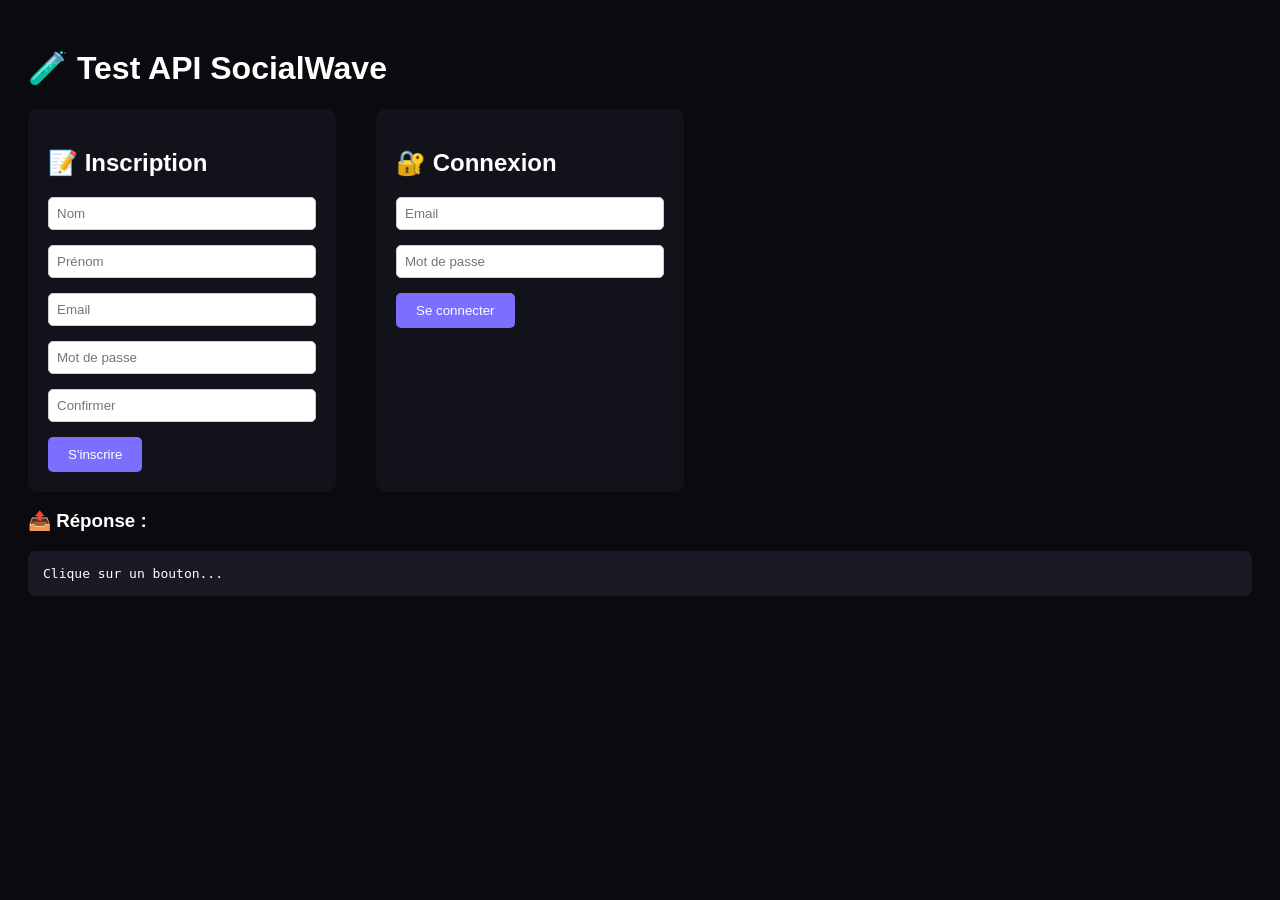
<file: test-api.html>
<!DOCTYPE html>
<html lang="fr">
<head>
    <meta charset="UTF-8">
    <title>Test API SocialWave</title>
    <style>
        body { font-family: Arial; padding: 20px; background: #0a0a0f; color: white; }
        .form-group { margin-bottom: 15px; }
        input { padding: 8px; width: 250px; border-radius: 5px; border: 1px solid #ccc; }
        button { padding: 10px 20px; background: #7c6fff; color: white; border: none; border-radius: 5px; cursor: pointer; }
        pre { background: #1a1a26; padding: 15px; border-radius: 8px; overflow-x: auto; }
    </style>
</head>
<body>
    <h1>🧪 Test API SocialWave</h1>
    
    <div style="display: flex; gap: 40px; flex-wrap: wrap;">
        <!-- Formulaire d'inscription -->
        <div style="background: #12121a; padding: 20px; border-radius: 10px;">
            <h2>📝 Inscription</h2>
            <div class="form-group">
                <input type="text" id="reg_nom" placeholder="Nom">
            </div>
            <div class="form-group">
                <input type="text" id="reg_prenom" placeholder="Prénom">
            </div>
            <div class="form-group">
                <input type="email" id="reg_email" placeholder="Email">
            </div>
            <div class="form-group">
                <input type="password" id="reg_password" placeholder="Mot de passe">
            </div>
            <div class="form-group">
                <input type="password" id="reg_confirm" placeholder="Confirmer">
            </div>
            <button onclick="testRegister()">S'inscrire</button>
        </div>

        <!-- Formulaire de connexion -->
        <div style="background: #12121a; padding: 20px; border-radius: 10px;">
            <h2>🔐 Connexion</h2>
            <div class="form-group">
                <input type="email" id="login_email" placeholder="Email">
            </div>
            <div class="form-group">
                <input type="password" id="login_password" placeholder="Mot de passe">
            </div>
            <button onclick="testLogin()">Se connecter</button>
        </div>
    </div>

    <h3>📤 Réponse :</h3>
    <pre id="response">Clique sur un bouton...</pre>

    <script>
        async function testRegister() {
            const data = {
                nom: document.getElementById('reg_nom').value,
                prenom: document.getElementById('reg_prenom').value,
                email: document.getElementById('reg_email').value,
                mot_de_passe: document.getElementById('reg_password').value,
                confirm_mot_de_passe: document.getElementById('reg_confirm').value
            };

            document.getElementById('response').innerText = 'Envoi en cours...';

            try {
                const response = await fetch('http://localhost/social-network/api/auth/register.php', {
                    method: 'POST',
                    headers: {
                        'Content-Type': 'application/json'
                    },
                    body: JSON.stringify(data)
                });
                const result = await response.json();
                document.getElementById('response').innerText = JSON.stringify(result, null, 2);
            } catch (error) {
                document.getElementById('response').innerText = 'Erreur: ' + error.message;
            }
        }

        async function testLogin() {
            const data = {
                email: document.getElementById('login_email').value,
                mot_de_passe: document.getElementById('login_password').value
            };

            document.getElementById('response').innerText = 'Envoi en cours...';

            try {
                const response = await fetch('http://localhost/social-network/api/auth/login.php', {
                    method: 'POST',
                    headers: {
                        'Content-Type': 'application/json'
                    },
                    body: JSON.stringify(data)
                });
                const result = await response.json();
                document.getElementById('response').innerText = JSON.stringify(result, null, 2);
            } catch (error) {
                document.getElementById('response').innerText = 'Erreur: ' + error.message;
            }
        }
    </script>
</body>
</html>
</file>
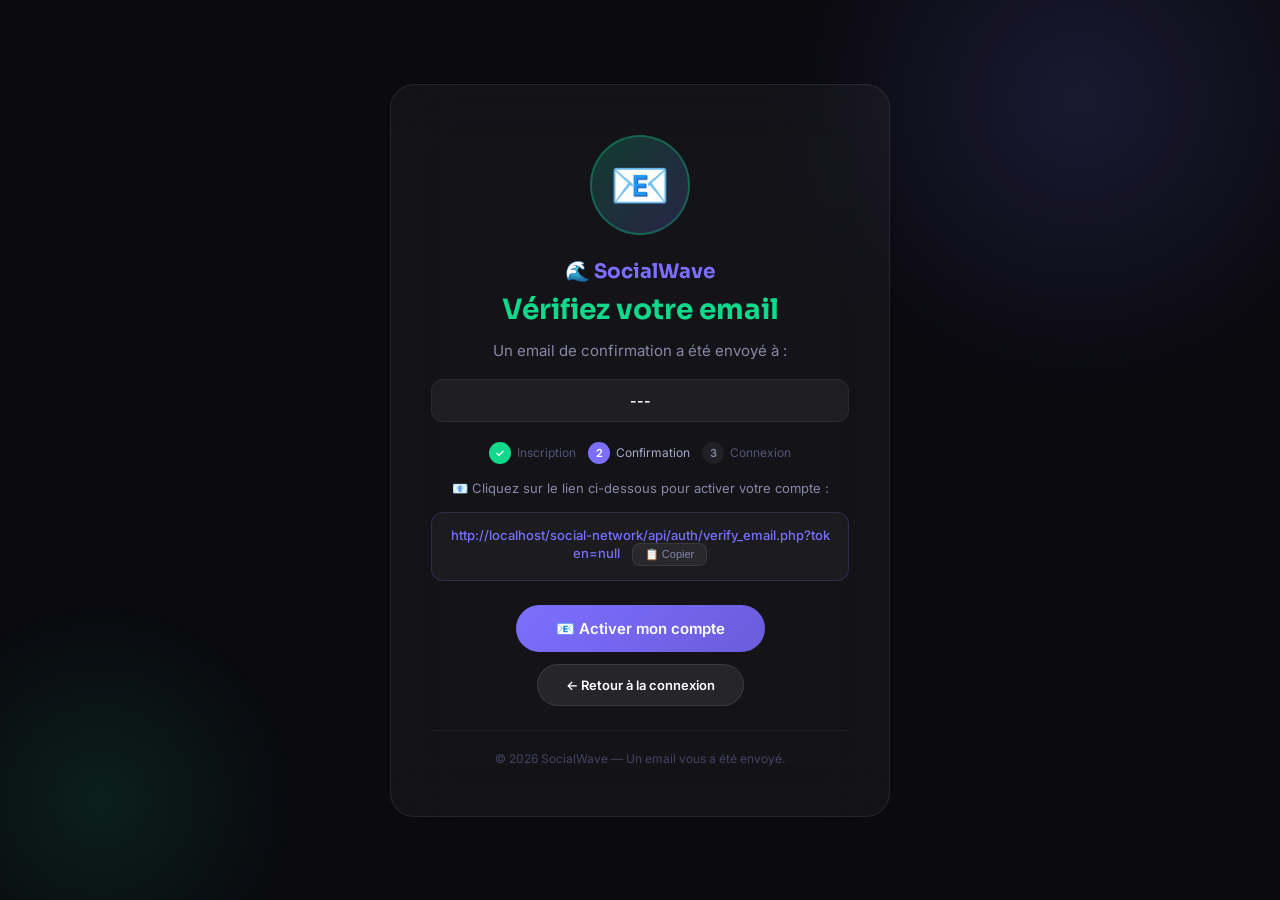
<file: vues/clients/confirm.html>
<!DOCTYPE html>
<html lang="fr">
<head>
    <meta charset="UTF-8">
    <meta name="viewport" content="width=device-width, initial-scale=1.0">
    <title>Confirmation - SocialWave</title>
    <link href="https://fonts.googleapis.com/css2?family=Sora:wght@300;400;600;700&family=Inter:wght@300;400;500;600&display=swap" rel="stylesheet">
    <style>
        * { margin: 0; padding: 0; box-sizing: border-box; }
        body {
            font-family: 'Inter', sans-serif;
            background: #0a0a0f;
            color: #f0f0f8;
            min-height: 100vh;
            display: flex;
            align-items: center;
            justify-content: center;
            overflow: hidden;
            position: relative;
        }
        body::before {
            content: '';
            position: fixed;
            width: 600px;
            height: 600px;
            background: radial-gradient(circle, rgba(124,111,255,0.15) 0%, transparent 70%);
            top: -200px;
            right: -100px;
            animation: float 6s ease-in-out infinite;
        }
        body::after {
            content: '';
            position: fixed;
            width: 400px;
            height: 400px;
            background: radial-gradient(circle, rgba(16,217,140,0.1) 0%, transparent 70%);
            bottom: -100px;
            left: -100px;
            animation: float 8s ease-in-out infinite reverse;
        }
        @keyframes float {
            0%, 100% { transform: translate(0, 0) scale(1); }
            50% { transform: translate(30px, -30px) scale(1.1); }
        }
        .card {
            background: rgba(255,255,255,0.04);
            backdrop-filter: blur(30px);
            border: 1px solid rgba(255,255,255,0.08);
            border-radius: 24px;
            padding: 50px 40px;
            max-width: 500px;
            width: 90%;
            text-align: center;
            position: relative;
            z-index: 1;
            animation: slideUp 0.6s ease;
        }
        @keyframes slideUp {
            from { opacity: 0; transform: translateY(40px); }
            to { opacity: 1; transform: translateY(0); }
        }
        .icon-wrapper {
            width: 100px;
            height: 100px;
            margin: 0 auto 24px;
            background: linear-gradient(135deg, rgba(16,217,140,0.2), rgba(124,111,255,0.2));
            border-radius: 50%;
            display: flex;
            align-items: center;
            justify-content: center;
            font-size: 48px;
            animation: pulse 2s ease-in-out infinite;
            border: 2px solid rgba(16,217,140,0.3);
        }
        @keyframes pulse {
            0%, 100% { transform: scale(1); box-shadow: 0 0 0 0 rgba(16,217,140,0.3); }
            50% { transform: scale(1.05); box-shadow: 0 0 40px 10px rgba(16,217,140,0.15); }
        }
        .logo {
            font-family: 'Sora', sans-serif;
            font-size: 20px;
            font-weight: 700;
            color: #7c6fff;
            margin-bottom: 8px;
        }
        h1 {
            font-family: 'Sora', sans-serif;
            font-size: 28px;
            font-weight: 700;
            margin-bottom: 12px;
            color: #10d98c;
        }
        .subtitle {
            color: #8888aa;
            font-size: 15px;
            line-height: 1.6;
            margin-bottom: 8px;
        }
        .email-display {
            background: rgba(255,255,255,0.05);
            border-radius: 12px;
            padding: 12px 16px;
            margin: 16px 0 20px;
            font-size: 14px;
            color: #aaaacc;
            border: 1px solid rgba(255,255,255,0.06);
            word-break: break-all;
        }
        .email-display strong { color: #f0f0f8; }
        .link-box {
            background: rgba(255,255,255,0.04);
            border-radius: 12px;
            padding: 14px 16px;
            margin: 16px 0 24px;
            border: 1px solid rgba(124,111,255,0.2);
            word-break: break-all;
            font-size: 13px;
            color: #8888aa;
            position: relative;
        }
        .link-box a {
            color: #7c6fff;
            text-decoration: none;
            font-weight: 500;
        }
        .link-box a:hover { text-decoration: underline; color: #a78bfa; }
        .btn {
            display: inline-block;
            background: linear-gradient(135deg, #7c6fff, #6b5cdb);
            color: white;
            padding: 14px 40px;
            border-radius: 50px;
            text-decoration: none;
            font-weight: 600;
            font-size: 15px;
            transition: all 0.3s ease;
            border: none;
            cursor: pointer;
        }
        .btn:hover {
            transform: translateY(-2px);
            box-shadow: 0 8px 30px rgba(124,111,255,0.4);
        }
        .btn-secondary {
            background: rgba(255,255,255,0.08);
            border: 1px solid rgba(255,255,255,0.1);
            padding: 12px 28px;
            margin-top: 12px;
            font-size: 13px;
            display: inline-block;
        }
        .btn-secondary:hover { background: rgba(255,255,255,0.14); }
        .steps {
            display: flex;
            justify-content: center;
            gap: 12px;
            margin: 20px 0 16px;
        }
        .step {
            display: flex;
            align-items: center;
            gap: 6px;
            font-size: 12px;
            color: #555577;
        }
        .step .num {
            width: 22px;
            height: 22px;
            border-radius: 50%;
            background: rgba(255,255,255,0.06);
            display: flex;
            align-items: center;
            justify-content: center;
            font-weight: 600;
            font-size: 11px;
            color: #8888aa;
        }
        .step.active .num { background: #7c6fff; color: white; }
        .step.active { color: #aaaacc; }
        .step.done .num { background: #10d98c; color: white; }
        .footer {
            margin-top: 24px;
            font-size: 12px;
            color: #444466;
            border-top: 1px solid rgba(255,255,255,0.05);
            padding-top: 20px;
        }
        .copy-btn {
            background: rgba(255,255,255,0.06);
            border: 1px solid rgba(255,255,255,0.08);
            border-radius: 8px;
            padding: 4px 12px;
            color: #8888aa;
            font-size: 11px;
            cursor: pointer;
            transition: 0.2s;
            margin-left: 8px;
        }
        .copy-btn:hover {
            background: rgba(255,255,255,0.12);
            color: #f0f0f8;
        }
        .toast {
            position: fixed;
            bottom: 30px;
            left: 50%;
            transform: translateX(-50%);
            background: rgba(16,217,140,0.2);
            border: 1px solid rgba(16,217,140,0.3);
            color: #10d98c;
            padding: 12px 24px;
            border-radius: 50px;
            font-size: 14px;
            font-weight: 500;
            opacity: 0;
            transition: all 0.4s ease;
            pointer-events: none;
            z-index: 999;
        }
        .toast.show {
            opacity: 1;
            transform: translateX(-50%) translateY(0);
        }
    </style>
</head>
<body>

    <div class="toast" id="toast">✅ Lien copié dans le presse-papiers</div>

    <div class="card">
        <div class="icon-wrapper">📧</div>
        <div class="logo">🌊 SocialWave</div>
        <h1>Vérifiez votre email</h1>
        <p class="subtitle">Un email de confirmation a été envoyé à :</p>
        <div class="email-display" id="userEmail"><strong>---</strong></div>

        <div class="steps">
            <div class="step done"><span class="num">✓</span> Inscription</div>
            <div class="step active"><span class="num">2</span> Confirmation</div>
            <div class="step"><span class="num">3</span> Connexion</div>
        </div>

        <p style="color:#8888aa;font-size:13px;margin-bottom:8px;">
            📧 Cliquez sur le lien ci-dessous pour activer votre compte :
        </p>

        <div class="link-box">
            <a href="#" id="confirmLink" target="_blank">Chargement du lien...</a>
            <button class="copy-btn" onclick="copyLink()">📋 Copier</button>
        </div>

        <a href="#" id="confirmBtn" class="btn">📧 Activer mon compte</a>
        <br>
        <a href="../../index.html" class="btn btn-secondary">← Retour à la connexion</a>

        <div class="footer">© 2026 SocialWave — Un email vous a été envoyé.</div>
    </div>

    <script>
        const urlParams = new URLSearchParams(window.location.search);
        const email = urlParams.get('email');
        const link = urlParams.get('link');
        const token = urlParams.get('token');

        if (email) {
            document.getElementById('userEmail').innerHTML = `<strong>${decodeURIComponent(email)}</strong>`;
        }

        let confirmLink = link || `http://localhost/social-network/api/auth/verify_email.php?token=${token}`;

        if (confirmLink) {
            document.getElementById('confirmLink').href = confirmLink;
            document.getElementById('confirmLink').textContent = confirmLink;
            document.getElementById('confirmBtn').href = confirmLink;
        }

        function copyLink() {
            const link = document.getElementById('confirmLink').href;
            if (navigator.clipboard) {
                navigator.clipboard.writeText(link).then(() => showToast('✅ Lien copié dans le presse-papiers'));
            } else {
                const input = document.createElement('input');
                input.value = link;
                document.body.appendChild(input);
                input.select();
                document.execCommand('copy');
                input.remove();
                showToast('✅ Lien copié dans le presse-papiers');
            }
        }

        function showToast(msg) {
            const toast = document.getElementById('toast');
            toast.textContent = msg;
            toast.classList.add('show');
            setTimeout(() => toast.classList.remove('show'), 3000);
        }

        // Redirection automatique vers la connexion après 20 secondes
        setTimeout(() => {
            window.location.href = '../../index.html';
        }, 20000);
    </script>
</body>
</html>
</file>
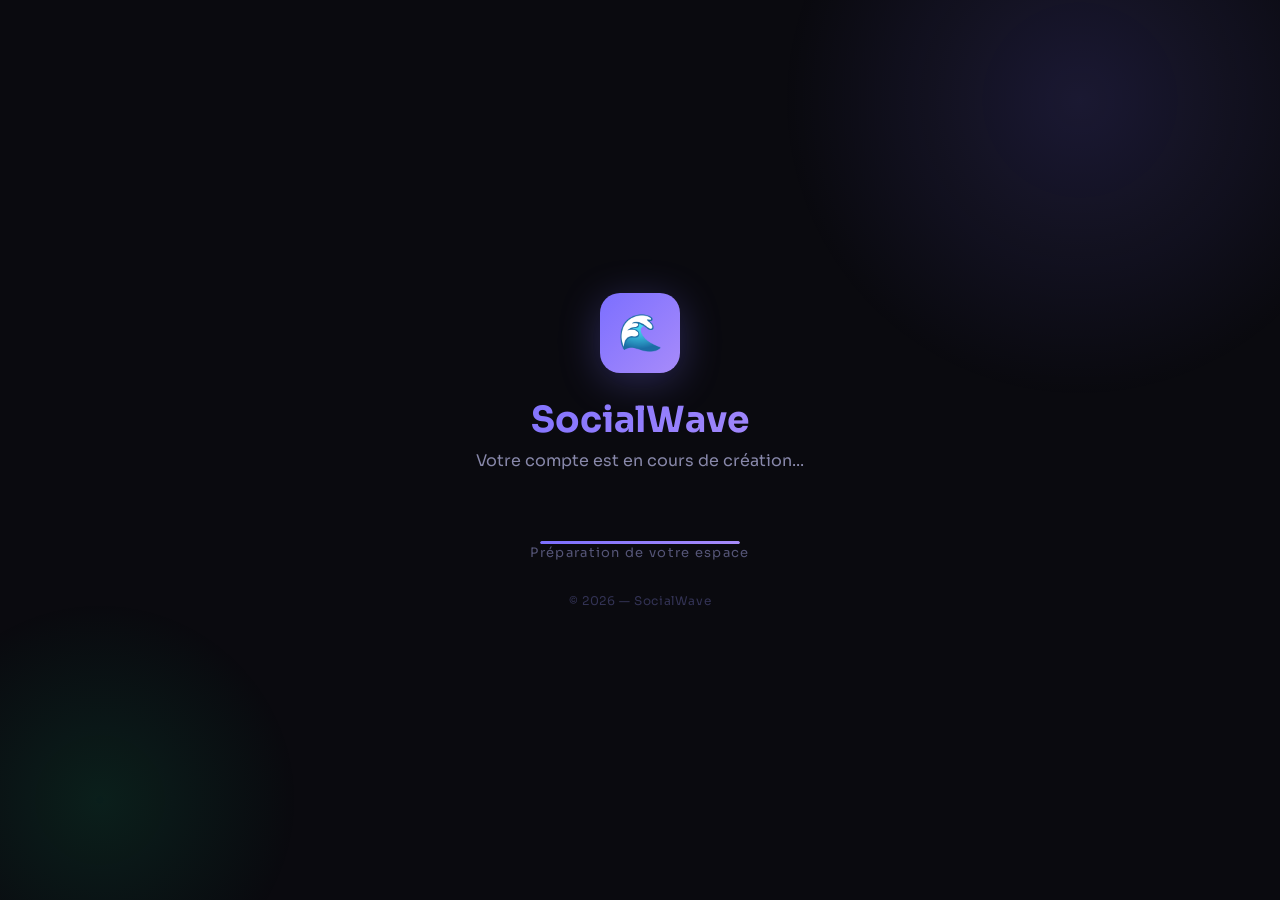
<file: vues/clients/loading.html>
<!DOCTYPE html>
<html lang="fr">
<head>
    <meta charset="UTF-8">
    <meta name="viewport" content="width=device-width, initial-scale=1.0">
    <title>SocialWave</title>
    <link href="https://fonts.googleapis.com/css2?family=Sora:wght@300;400;600;700&display=swap" rel="stylesheet">
    <style>
        * {
            margin: 0;
            padding: 0;
            box-sizing: border-box;
        }

        body {
            font-family: 'Sora', sans-serif;
            background: #0a0a0f;
            color: #f0f0f8;
            min-height: 100vh;
            display: flex;
            align-items: center;
            justify-content: center;
            overflow: hidden;
        }

        /* Fond animé */
        body::before {
            content: '';
            position: fixed;
            width: 600px;
            height: 600px;
            background: radial-gradient(circle, rgba(124,111,255,0.15) 0%, transparent 70%);
            top: -200px;
            right: -100px;
            animation: float 6s ease-in-out infinite;
        }

        body::after {
            content: '';
            position: fixed;
            width: 400px;
            height: 400px;
            background: radial-gradient(circle, rgba(16,217,140,0.1) 0%, transparent 70%);
            bottom: -100px;
            left: -100px;
            animation: float 8s ease-in-out infinite reverse;
        }

        @keyframes float {
            0%,
            100% {
                transform: translate(0, 0) scale(1);
            }
            50% {
                transform: translate(30px, -30px) scale(1.1);
            }
        }

        .container {
            text-align: center;
            position: relative;
            z-index: 1;
            animation: fadeIn 0.8s ease;
        }

        @keyframes fadeIn {
            from {
                opacity: 0;
                transform: scale(0.9);
            }
            to {
                opacity: 1;
                transform: scale(1);
            }
        }

        .logo-icon {
            width: 80px;
            height: 80px;
            background: linear-gradient(135deg, #7c6fff, #a78bfa);
            border-radius: 20px;
            display: flex;
            align-items: center;
            justify-content: center;
            font-size: 36px;
            margin: 0 auto 24px;
            box-shadow: 0 8px 40px rgba(124,111,255,0.3);
            animation: pulse 2s ease-in-out infinite;
        }

        @keyframes pulse {
            0%,
            100% {
                box-shadow: 0 8px 40px rgba(124,111,255,0.3);
            }
            50% {
                box-shadow: 0 8px 60px rgba(124,111,255,0.6);
            }
        }

        h1 {
            font-size: 36px;
            font-weight: 700;
            background: linear-gradient(135deg, #7c6fff, #a78bfa);
            -webkit-background-clip: text;
            -webkit-text-fill-color: transparent;
            margin-bottom: 8px;
        }

        .subtitle {
            color: #8888aa;
            font-size: 16px;
            margin-bottom: 32px;
        }

        /* Spinner */
        .spinner {
            display: flex;
            justify-content: center;
            gap: 10px;
            margin-bottom: 24px;
        }

        .spinner span {
            width: 14px;
            height: 14px;
            border-radius: 50%;
            background: #7c6fff;
            animation: bounce 1.4s ease-in-out infinite both;
        }

        .spinner span:nth-child(1) {
            animation-delay: -0.32s;
        }
        .spinner span:nth-child(2) {
            animation-delay: -0.16s;
        }
        .spinner span:nth-child(3) {
            animation-delay: 0;
        }

        @keyframes bounce {
            0%,
            80%,
            100% {
                transform: scale(0);
                opacity: 0.3;
            }
            40% {
                transform: scale(1);
                opacity: 1;
            }
        }

        .loading-text {
            font-size: 13px;
            color: #555577;
            letter-spacing: 0.1em;
        }

        .progress-bar {
            width: 200px;
            height: 3px;
            background: rgba(255,255,255,0.06);
            border-radius: 3px;
            margin: 16px auto 0;
            overflow: hidden;
        }

        .progress-bar .fill {
            height: 100%;
            width: 0%;
            background: linear-gradient(90deg, #7c6fff, #a78bfa);
            border-radius: 3px;
            animation: progress 2s ease forwards;
        }

        @keyframes progress {
            0% {
                width: 0%;
            }
            100% {
                width: 100%;
            }
        }

        .social-text {
            margin-top: 32px;
            font-size: 12px;
            color: #333355;
            letter-spacing: 0.05em;
        }
    </style>
</head>
<body>
    <div class="container">
        <div class="logo-icon">🌊</div>
        <h1>SocialWave</h1>
        <p class="subtitle">Votre compte est en cours de création...</p>

        <div class="spinner">
            <span></span>
            <span></span>
            <span></span>
        </div>

        <div class="progress-bar">
            <div class="fill"></div>
        </div>

        <p class="loading-text">Préparation de votre espace</p>
        <div class="social-text">© 2026 — SocialWave</div>
    </div>

    <script>
        // Récupérer les paramètres de l'URL
        const urlParams = new URLSearchParams(window.location.search);
        const email = urlParams.get('email');
        const link = urlParams.get('link');
        const token = urlParams.get('token');

        // Attendre 2.5 secondes puis rediriger vers confirm.html
        setTimeout(() => {
            let confirmUrl = `confirm.html?email=${encodeURIComponent(email)}&link=${encodeURIComponent(link)}&token=${token}`;
            window.location.href = confirmUrl;
        }, 2500);
    </script>
</body>
</html>
</file>
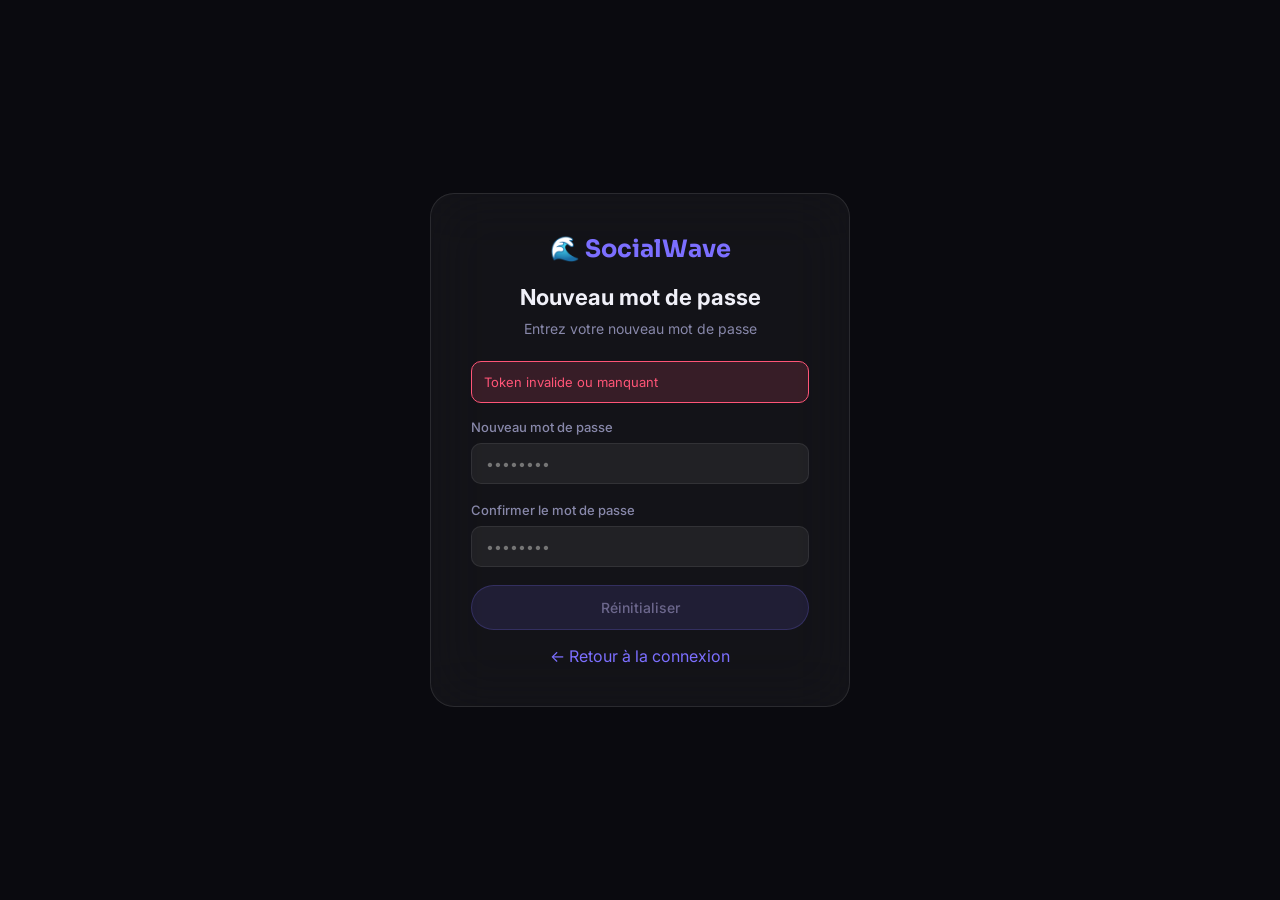
<file: vues/clients/reset_password.html>
<!DOCTYPE html>
<html lang="fr">
<head>
    <meta charset="UTF-8">
    <meta name="viewport" content="width=device-width, initial-scale=1.0">
    <title>Réinitialisation - SocialWave</title>
    <link rel="preconnect" href="https://fonts.googleapis.com">
    <link href="https://fonts.googleapis.com/css2?family=Inter:wght@300;400;500;600&family=Sora:wght@300;400;600;700&display=swap" rel="stylesheet">
    <style>
        * { box-sizing: border-box; margin: 0; padding: 0; }
        body { font-family: 'Inter', sans-serif; background: #0a0a0f; color: #f0f0f8; min-height: 100vh; display: flex; align-items: center; justify-content: center; }
        .card { max-width: 420px; width: 90%; background: rgba(255,255,255,0.04); backdrop-filter: blur(30px); border: 1px solid rgba(255,255,255,0.1); border-radius: 24px; padding: 40px; }
        .logo { text-align: center; font-family: 'Sora', sans-serif; font-size: 24px; font-weight: 700; color: #7c6fff; margin-bottom: 20px; }
        .title { font-size: 22px; font-weight: 700; text-align: center; margin-bottom: 10px; }
        .subtitle { color: #8888aa; text-align: center; font-size: 14px; margin-bottom: 24px; }
        .form-group { margin-bottom: 18px; }
        .form-label { display: block; font-size: 13px; font-weight: 500; color: #8888aa; margin-bottom: 8px; }
        .form-input { width: 100%; background: rgba(255,255,255,0.06); border: 1px solid rgba(255,255,255,0.08); border-radius: 10px; padding: 11px 14px; color: #f0f0f8; font-family: 'Inter', sans-serif; font-size: 14px; outline: none; }
        .form-input:focus { border-color: rgba(124,111,255,0.5); }
        .btn { display: block; width: 100%; padding: 13px; background: rgba(124,111,255,0.25); border: 1px solid rgba(124,111,255,0.5); border-radius: 50px; color: #c4baff; font-size: 14px; font-weight: 500; cursor: pointer; transition: all 0.22s ease; font-family: 'Inter', sans-serif; text-align: center; }
        .btn:hover { background: rgba(124,111,255,0.4); box-shadow: 0 8px 32px rgba(124,111,255,0.35); }
        .btn:disabled { opacity: 0.5; cursor: not-allowed; }
        .message { padding: 12px; border-radius: 10px; margin-bottom: 16px; font-size: 13px; display: none; }
        .message.error { display: block; background: rgba(255,85,119,0.15); border: 1px solid #ff5577; color: #ff5577; }
        .message.success { display: block; background: rgba(16,217,140,0.15); border: 1px solid #10d98c; color: #10d98c; }
        .text-center { text-align: center; margin-top: 16px; }
        .text-center a { color: #7c6fff; text-decoration: none; }
    </style>
</head>
<body>
    <div class="card">
        <div class="logo">🌊 SocialWave</div>
        <div class="title">Nouveau mot de passe</div>
        <div class="subtitle">Entrez votre nouveau mot de passe</div>
        
        <div id="message" class="message"></div>
        
        <form id="resetForm" onsubmit="handleReset(event)">
            <div class="form-group">
                <label class="form-label">Nouveau mot de passe</label>
                <input class="form-input" type="password" id="newPassword" placeholder="••••••••" minlength="6" required>
            </div>
            <div class="form-group">
                <label class="form-label">Confirmer le mot de passe</label>
                <input class="form-input" type="password" id="confirmPassword" placeholder="••••••••" minlength="6" required>
            </div>
            <button type="submit" class="btn" id="resetBtn">Réinitialiser</button>
        </form>
        
        <div class="text-center">
            <a href="../../index.html">← Retour à la connexion</a>
        </div>
    </div>

    <script>
        // Récupérer le token de l'URL
        const urlParams = new URLSearchParams(window.location.search);
        const token = urlParams.get('token');

        if (!token) {
            document.getElementById('message').textContent = 'Token invalide ou manquant';
            document.getElementById('message').className = 'message error';
            document.getElementById('resetBtn').disabled = true;
        }

        async function handleReset(event) {
            event.preventDefault();
            
            const password = document.getElementById('newPassword').value;
            const confirm = document.getElementById('confirmPassword').value;
            const messageDiv = document.getElementById('message');
            const btn = document.getElementById('resetBtn');
            
            if (password.length < 6) {
                messageDiv.textContent = 'Le mot de passe doit contenir au moins 6 caractères';
                messageDiv.className = 'message error';
                return;
            }
            
            if (password !== confirm) {
                messageDiv.textContent = 'Les mots de passe ne correspondent pas';
                messageDiv.className = 'message error';
                return;
            }
            
            btn.disabled = true;
            btn.textContent = 'Chargement...';
            messageDiv.style.display = 'none';
            
            try {
                const response = await fetch('http://localhost/social-network/api/auth/reset_password.php', {
                    method: 'POST',
                    headers: { 'Content-Type': 'application/json' },
                    body: JSON.stringify({
                        token: token,
                        mot_de_passe: password
                    })
                });
                
                const data = await response.json();
                
                if (data.success) {
                    messageDiv.textContent = data.message + ' Vous allez être redirigé...';
                    messageDiv.className = 'message success';
                    messageDiv.style.display = 'block';
                    
                    setTimeout(() => {
                        window.location.href = '../../index.html';
                    }, 3000);
                } else {
                    messageDiv.textContent = data.error || 'Erreur';
                    messageDiv.className = 'message error';
                    messageDiv.style.display = 'block';
                    btn.disabled = false;
                    btn.textContent = 'Réinitialiser';
                }
            } catch (error) {
                messageDiv.textContent = 'Erreur de connexion au serveur';
                messageDiv.className = 'message error';
                messageDiv.style.display = 'block';
                btn.disabled = false;
                btn.textContent = 'Réinitialiser';
            }
        }
    </script>
</body>
</html>
</file>
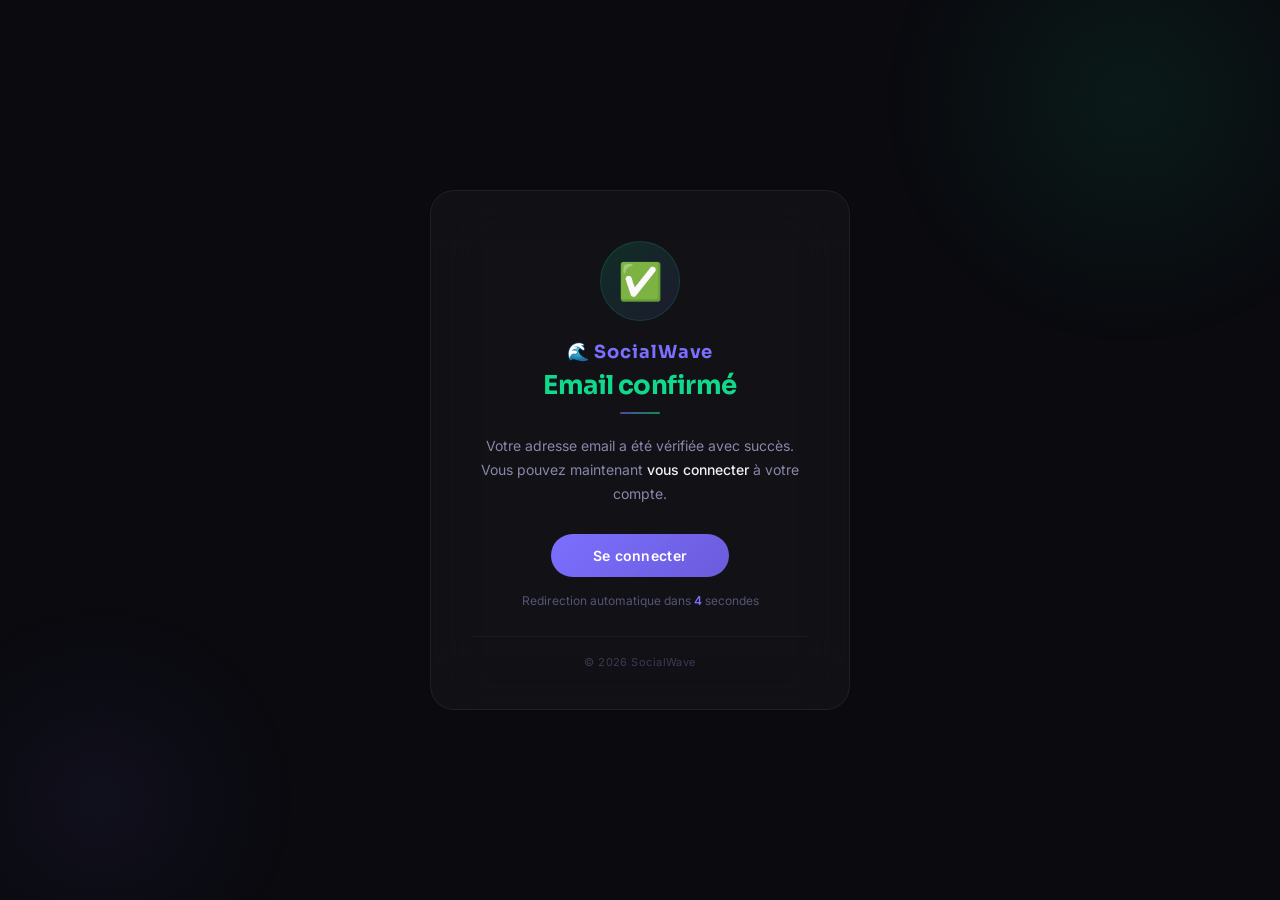
<file: vues/clients/success.html>
<!DOCTYPE html>
<html lang="fr">
<head>
    <meta charset="UTF-8">
    <meta name="viewport" content="width=device-width, initial-scale=1.0">
    <title>Email confirmé - SocialWave</title>
    <link href="https://fonts.googleapis.com/css2?family=Sora:wght@300;400;600;700&family=Inter:wght@300;400;500;600&display=swap" rel="stylesheet">
    <style>
        * {
            margin: 0;
            padding: 0;
            box-sizing: border-box;
        }
        body {
            font-family: 'Inter', sans-serif;
            background: #0a0a0f;
            color: #f0f0f8;
            min-height: 100vh;
            display: flex;
            align-items: center;
            justify-content: center;
            overflow: hidden;
            position: relative;
        }

        /* Fonds animés épurés */
        body::before {
            content: '';
            position: fixed;
            width: 500px;
            height: 500px;
            background: radial-gradient(circle, rgba(16,217,140,0.08) 0%, transparent 70%);
            top: -150px;
            right: -100px;
            animation: float 8s ease-in-out infinite;
        }
        body::after {
            content: '';
            position: fixed;
            width: 400px;
            height: 400px;
            background: radial-gradient(circle, rgba(124,111,255,0.06) 0%, transparent 70%);
            bottom: -100px;
            left: -100px;
            animation: float 10s ease-in-out infinite reverse;
        }

        @keyframes float {
            0%,
            100% {
                transform: translate(0, 0) scale(1);
            }
            50% {
                transform: translate(30px, -30px) scale(1.05);
            }
        }

        .card {
            background: rgba(255,255,255,0.03);
            backdrop-filter: blur(30px);
            border: 1px solid rgba(255,255,255,0.06);
            border-radius: 24px;
            padding: 50px 40px 40px;
            max-width: 420px;
            width: 90%;
            text-align: center;
            position: relative;
            z-index: 1;
            animation: slideUp 0.6s cubic-bezier(0.16, 1, 0.3, 1);
        }

        @keyframes slideUp {
            from {
                opacity: 0;
                transform: translateY(30px);
            }
            to {
                opacity: 1;
                transform: translateY(0);
            }
        }

        .icon-wrapper {
            width: 80px;
            height: 80px;
            margin: 0 auto 20px;
            background: linear-gradient(135deg, rgba(16,217,140,0.15), rgba(124,111,255,0.10));
            border-radius: 50%;
            display: flex;
            align-items: center;
            justify-content: center;
            font-size: 36px;
            border: 1px solid rgba(16,217,140,0.15);
        }

        .logo {
            font-family: 'Sora', sans-serif;
            font-size: 18px;
            font-weight: 700;
            color: #7c6fff;
            margin-bottom: 6px;
            letter-spacing: 0.05em;
        }

        h1 {
            font-family: 'Sora', sans-serif;
            font-size: 26px;
            font-weight: 700;
            margin-bottom: 10px;
            color: #10d98c;
            letter-spacing: -0.02em;
        }

        .subtitle {
            color: #8888aa;
            font-size: 14px;
            line-height: 1.7;
            margin-bottom: 28px;
            padding: 0 8px;
        }

        .subtitle strong {
            color: #f0f0f8;
            font-weight: 500;
        }

        .btn {
            display: inline-block;
            background: linear-gradient(135deg, #7c6fff, #6b5cdb);
            color: white;
            padding: 13px 42px;
            border-radius: 50px;
            text-decoration: none;
            font-weight: 600;
            font-size: 14px;
            transition: all 0.3s ease;
            letter-spacing: 0.02em;
        }

        .btn:hover {
            transform: translateY(-2px);
            box-shadow: 0 8px 30px rgba(124,111,255,0.30);
        }

        .footer {
            margin-top: 28px;
            font-size: 11px;
            color: #3a3a55;
            border-top: 1px solid rgba(255,255,255,0.04);
            padding-top: 18px;
            letter-spacing: 0.04em;
        }

        /* Ligne de séparation élégante */
        .divider {
            width: 40px;
            height: 2px;
            background: linear-gradient(90deg, #7c6fff, #10d98c);
            margin: 0 auto 20px;
            border-radius: 2px;
            opacity: 0.6;
        }

        /* Timer de redirection */
        .redirect-timer {
            font-size: 12px;
            color: #555577;
            margin-top: 16px;
        }

        .redirect-timer span {
            color: #7c6fff;
            font-weight: 600;
        }
    </style>
</head>
<body>

    <div class="card">
        <div class="icon-wrapper">✅</div>
        <div class="logo">🌊 SocialWave</div>
        <h1>Email confirmé</h1>
        <div class="divider"></div>
        <p class="subtitle">
            Votre adresse email a été vérifiée avec succès.<br>
            Vous pouvez maintenant <strong>vous connecter</strong> à votre compte.
        </p>

        <a href="../../index.html" class="btn">Se connecter</a>

        <p class="redirect-timer">Redirection automatique dans <span id="countdown">5</span> secondes</p>

        <div class="footer">© 2026 SocialWave</div>
    </div>

    <script>
        // Compte à rebours de redirection
        let seconds = 5;
        const timerElement = document.getElementById('countdown');

        const countdownInterval = setInterval(() => {
            seconds--;
            if (timerElement) {
                timerElement.textContent = seconds;
            }
            if (seconds <= 0) {
                clearInterval(countdownInterval);
                window.location.href = '../../index.html';
            }
        }, 1000);

        // Redirection automatique après 5 secondes (sécurité)
        setTimeout(() => {
            window.location.href = '../../index.html';
        }, 5500);
    </script>

</body>
</html>
</file>
<file: assets/css/style.css>
*, *::before, *::after { box-sizing: border-box; margin: 0; padding: 0; }

  :root {
    --bg: #0a0a0f;
    --bg2: #12121a;
    --bg3: #1a1a26;
    --surface: rgba(255,255,255,0.04);
    --surface-hover: rgba(255,255,255,0.08);
    --border: rgba(255,255,255,0.08);
    --border-hover: rgba(255,255,255,0.16);
    --text: #f0f0f8;
    --text2: #8888aa;
    --text3: #5555770;
    --accent: #7c6fff;
    --accent2: #a78bfa;
    --accent-glow: rgba(124,111,255,0.3);
    --success: #10d98c;
    --danger: #ff5577;
    --warn: #ffaa44;
    --sidebar: 260px;
    --radius: 16px;
    --radius-sm: 10px;
    --radius-xs: 6px;
  }

  body {
    font-family: 'Inter', sans-serif;
    background: var(--bg);
    color: var(--text);
    min-height: 100vh;
    display: flex;
    overflow-x: hidden;
  }

  /* ─── GLASS MIXIN ─── */
  .glass {
    background: rgba(255,255,255,0.05);
    backdrop-filter: blur(20px) saturate(150%);
    -webkit-backdrop-filter: blur(20px) saturate(150%);
    border: 1px solid rgba(255,255,255,0.1);
  }

  .glass-btn {
    background: rgba(255,255,255,0.07);
    backdrop-filter: blur(12px);
    -webkit-backdrop-filter: blur(12px);
    border: 1px solid rgba(255,255,255,0.12);
    border-radius: 50px;
    cursor: pointer;
    transition: all 0.22s ease;
    color: var(--text);
    font-family: 'Inter', sans-serif;
    font-size: 14px;
    font-weight: 500;
    display: inline-flex;
    align-items: center;
    gap: 8px;
  }

  .glass-btn:hover {
    background: rgba(124,111,255,0.18);
    border-color: rgba(124,111,255,0.4);
    transform: translateY(-1px);
    box-shadow: 0 8px 24px rgba(124,111,255,0.2);
  }

  .glass-btn:active { transform: translateY(0); }

  .glass-btn.primary {
    background: rgba(124,111,255,0.25);
    border-color: rgba(124,111,255,0.5);
    color: #c4baff;
  }

  .glass-btn.primary:hover {
    background: rgba(124,111,255,0.4);
    box-shadow: 0 8px 32px rgba(124,111,255,0.35);
  }

  /* ─── AMBIENT BG ─── */
  body::before {
    content: '';
    position: fixed;
    width: 600px; height: 600px;
    background: radial-gradient(circle, rgba(124,111,255,0.12) 0%, transparent 70%);
    top: -200px; left: 100px;
    pointer-events: none;
    z-index: 0;
  }
  body::after {
    content: '';
    position: fixed;
    width: 400px; height: 400px;
    background: radial-gradient(circle, rgba(16,217,140,0.08) 0%, transparent 70%);
    bottom: 0; right: 200px;
    pointer-events: none;
    z-index: 0;
  }

  /* ─── SIDEBAR ─── */
  .sidebar {
    width: var(--sidebar);
    height: 100vh;
    position: fixed;
    left: 0; top: 0;
    display: flex;
    flex-direction: column;
    padding: 28px 16px;
    border-right: 1px solid var(--border);
    background: rgba(10,10,15,0.85);
    backdrop-filter: blur(30px);
    -webkit-backdrop-filter: blur(30px);
    z-index: 100;
    gap: 4px;
  }

  .logo {
    font-family: 'Sora', sans-serif;
    font-size: 22px;
    font-weight: 700;
    color: var(--text);
    margin-bottom: 32px;
    padding: 0 12px;
    display: flex;
    align-items: center;
    gap: 10px;
  }

  .logo-icon {
    width: 36px; height: 36px;
    background: linear-gradient(135deg, var(--accent), #a78bfa);
    border-radius: 10px;
    display: flex; align-items: center; justify-content: center;
    font-size: 18px;
    flex-shrink: 0;
    box-shadow: 0 4px 16px var(--accent-glow);
  }

  .nav-item {
    display: flex;
    align-items: center;
    gap: 12px;
    padding: 11px 14px;
    border-radius: var(--radius-sm);
    cursor: pointer;
    transition: all 0.18s ease;
    border: 1px solid transparent;
    font-size: 14.5px;
    font-weight: 400;
    color: var(--text2);
    position: relative;
    text-decoration: none;
  }

  .nav-item svg { width: 20px; height: 20px; flex-shrink: 0; }

  .nav-item:hover {
    background: rgba(255,255,255,0.06);
    color: var(--text);
    border-color: var(--border);
  }

  .nav-item.active {
    background: rgba(124,111,255,0.15);
    border-color: rgba(124,111,255,0.3);
    color: var(--accent2);
    font-weight: 500;
  }

  .nav-item.active svg { color: var(--accent); }

  .nav-badge {
    margin-left: auto;
    background: var(--accent);
    color: white;
    font-size: 11px;
    font-weight: 600;
    padding: 2px 7px;
    border-radius: 20px;
    min-width: 20px;
    text-align: center;
  }

  .nav-section-label {
    font-size: 11px;
    font-weight: 600;
    letter-spacing: 0.1em;
    text-transform: uppercase;
    color: var(--text2);
    padding: 16px 14px 8px;
    opacity: 0.5;
  }

  .sidebar-footer {
    margin-top: auto;
    padding-top: 16px;
    border-top: 1px solid var(--border);
  }

  .user-pill {
    display: flex;
    align-items: center;
    gap: 10px;
    padding: 10px 12px;
    border-radius: var(--radius-sm);
    cursor: pointer;
    transition: background 0.18s;
  }

  .user-pill:hover { background: var(--surface-hover); }

  .avatar {
    border-radius: 50%;
    flex-shrink: 0;
    object-fit: cover;
  }

  .avatar-fallback {
    border-radius: 50%;
    display: flex; align-items: center; justify-content: center;
    font-weight: 600;
    flex-shrink: 0;
    font-family: 'Inter', sans-serif;
  }

  /* ─── MAIN ─── */
  .main {
    margin-left: var(--sidebar);
    flex: 1;
    display: flex;
    min-height: 100vh;
    position: relative;
    z-index: 1;
  }

  .feed-area {
    flex: 1;
    max-width: 660px;
    padding: 28px 24px;
    margin: 0 auto;
  }

  /* ─── RIGHT PANEL ─── */
  .right-panel {
    width: 300px;
    padding: 28px 20px;
    border-left: 1px solid var(--border);
    position: sticky;
    top: 0;
    height: 100vh;
    overflow-y: auto;
    flex-shrink: 0;
  }

  /* ─── STORIES ─── */
  .stories {
    display: flex;
    gap: 12px;
    overflow-x: auto;
    padding-bottom: 4px;
    margin-bottom: 24px;
    scrollbar-width: none;
  }
  .stories::-webkit-scrollbar { display: none; }

  .story {
    flex-shrink: 0;
    display: flex;
    flex-direction: column;
    align-items: center;
    gap: 6px;
    cursor: pointer;
  }

  .story-ring {
    width: 62px; height: 62px;
    border-radius: 50%;
    padding: 2.5px;
    background: linear-gradient(135deg, var(--accent), #10d98c);
    transition: transform 0.2s ease;
  }
  .story-ring:hover { transform: scale(1.06); }

  .story-ring.seen { background: rgba(255,255,255,0.15); }

  .story-ring-inner {
    width: 100%; height: 100%;
    border-radius: 50%;
    background: var(--bg2);
    border: 2.5px solid var(--bg2);
    overflow: hidden;
    display: flex; align-items: center; justify-content: center;
    font-size: 22px;
  }

  .story-label {
    font-size: 11.5px;
    color: var(--text2);
    white-space: nowrap;
    max-width: 64px;
    overflow: hidden;
    text-overflow: ellipsis;
  }

  .add-story .story-ring-inner {
    background: rgba(124,111,255,0.15);
    border-color: rgba(124,111,255,0.2);
  }

  /* ─── POST COMPOSER ─── */
  .composer {
    background: rgba(255,255,255,0.04);
    border: 1px solid var(--border);
    border-radius: var(--radius);
    padding: 18px;
    margin-bottom: 20px;
    backdrop-filter: blur(10px);
  }

  .composer-row {
    display: flex;
    gap: 12px;
    align-items: flex-start;
    margin-bottom: 14px;
  }

  .composer-input {
    flex: 1;
    background: rgba(255,255,255,0.05);
    border: 1px solid var(--border);
    border-radius: var(--radius-sm);
    padding: 12px 16px;
    color: var(--text);
    font-family: 'Inter', sans-serif;
    font-size: 14.5px;
    resize: none;
    outline: none;
    transition: border-color 0.2s;
    min-height: 52px;
  }
  .composer-input:focus { border-color: rgba(124,111,255,0.5); }
  .composer-input::placeholder { color: var(--text2); }

  .composer-actions {
    display: flex;
    align-items: center;
    gap: 8px;
  }

  .icon-btn {
    width: 36px; height: 36px;
    border-radius: 50%;
    background: rgba(255,255,255,0.06);
    border: 1px solid var(--border);
    display: flex; align-items: center; justify-content: center;
    cursor: pointer;
    transition: all 0.18s;
    color: var(--text2);
    flex-shrink: 0;
  }
  .icon-btn:hover {
    background: rgba(124,111,255,0.18);
    border-color: rgba(124,111,255,0.35);
    color: var(--accent2);
  }
  .icon-btn svg { width: 17px; height: 17px; }

  /* ─── POST CARD ─── */
  .post {
    background: rgba(255,255,255,0.035);
    border: 1px solid var(--border);
    border-radius: var(--radius);
    margin-bottom: 16px;
    overflow: hidden;
    transition: border-color 0.2s;
    animation: fadeUp 0.4s ease both;
  }
  .post:hover { border-color: var(--border-hover); }

  @keyframes fadeUp {
    from { opacity: 0; transform: translateY(16px); }
    to { opacity: 1; transform: translateY(0); }
  }

  .post:nth-child(2) { animation-delay: 0.08s; }
  .post:nth-child(3) { animation-delay: 0.16s; }

  .post-header {
    display: flex;
    align-items: center;
    gap: 12px;
    padding: 16px 18px;
  }

  .post-meta { flex: 1; }
  .post-name { font-weight: 600; font-size: 14.5px; color: var(--text); }
  .post-time { font-size: 12px; color: var(--text2); margin-top: 2px; }

  .post-body { padding: 0 18px 14px; }
  .post-text { font-size: 14.5px; line-height: 1.65; color: var(--text); }

  .post-image {
    width: 100%;
    height: 240px;
    object-fit: cover;
    background: linear-gradient(135deg, #1a1a2e, #16213e, #0f3460);
    display: flex; align-items: center; justify-content: center;
    font-size: 48px;
    margin: 12px 0 0;
  }

  .post-actions {
    display: flex;
    align-items: center;
    gap: 4px;
    padding: 12px 14px;
    border-top: 1px solid var(--border);
  }

  .action-btn {
    display: flex;
    align-items: center;
    gap: 6px;
    padding: 7px 12px;
    border-radius: 50px;
    background: transparent;
    border: 1px solid transparent;
    cursor: pointer;
    font-size: 13px;
    font-weight: 500;
    color: var(--text2);
    font-family: 'Inter', sans-serif;
    transition: all 0.18s;
  }
  .action-btn svg { width: 17px; height: 17px; }
  .action-btn:hover {
    background: rgba(255,255,255,0.07);
    border-color: var(--border);
    color: var(--text);
  }
  .action-btn.liked {
    color: #ff5577;
    background: rgba(255,85,119,0.1);
    border-color: rgba(255,85,119,0.25);
  }

  .comments-section {
    padding: 0 18px 16px;
    display: none;
  }
  .comments-section.open { display: block; }

  .comment {
    display: flex;
    gap: 10px;
    margin-bottom: 12px;
    animation: fadeUp 0.25s ease;
  }
  .comment-bubble {
    background: rgba(255,255,255,0.06);
    border-radius: 0 12px 12px 12px;
    padding: 8px 12px;
    flex: 1;
  }
  .comment-author { font-size: 12.5px; font-weight: 600; color: var(--accent2); margin-bottom: 3px; }
  .comment-text { font-size: 13.5px; color: var(--text); }

  .comment-input-row {
    display: flex;
    gap: 8px;
    align-items: center;
    margin-top: 10px;
  }

  .comment-field {
    flex: 1;
    background: rgba(255,255,255,0.06);
    border: 1px solid var(--border);
    border-radius: 50px;
    padding: 9px 16px;
    color: var(--text);
    font-family: 'Inter', sans-serif;
    font-size: 13.5px;
    outline: none;
    transition: border-color 0.2s;
  }
  .comment-field:focus { border-color: rgba(124,111,255,0.5); }
  .comment-field::placeholder { color: var(--text2); }

  /* ─── RIGHT PANEL CONTENT ─── */
  .panel-section { margin-bottom: 28px; }
  .panel-title {
    font-size: 12px;
    font-weight: 600;
    letter-spacing: 0.08em;
    text-transform: uppercase;
    color: var(--text2);
    margin-bottom: 14px;
    opacity: 0.7;
  }

  .friend-item {
    display: flex;
    align-items: center;
    gap: 10px;
    padding: 10px 0;
    border-bottom: 1px solid rgba(255,255,255,0.04);
    cursor: pointer;
    transition: opacity 0.2s;
  }
  .friend-item:hover { opacity: 0.8; }

  .online-dot {
    width: 9px; height: 9px;
    background: var(--success);
    border-radius: 50%;
    border: 2px solid var(--bg2);
    margin-left: -8px;
    margin-top: 28px;
    flex-shrink: 0;
  }

  .friend-info { flex: 1; }
  .friend-name { font-size: 14px; font-weight: 500; color: var(--text); }
  .friend-status { font-size: 12px; color: var(--text2); }

  .stat-grid {
    display: grid;
    grid-template-columns: 1fr 1fr;
    gap: 10px;
  }

  .stat-card {
    background: rgba(255,255,255,0.05);
    border: 1px solid var(--border);
    border-radius: var(--radius-sm);
    padding: 14px;
    text-align: center;
    transition: border-color 0.2s;
  }
  .stat-card:hover { border-color: var(--border-hover); }
  .stat-num {
    font-family: 'Sora', sans-serif;
    font-size: 22px;
    font-weight: 700;
    color: var(--accent2);
  }
  .stat-label { font-size: 11.5px; color: var(--text2); margin-top: 3px; }

  /* ─── TOPBAR ─── */
  .topbar {
    display: flex;
    align-items: center;
    justify-content: space-between;
    margin-bottom: 24px;
  }

  .topbar-title {
    font-family: 'Sora', sans-serif;
    font-size: 20px;
    font-weight: 700;
  }

  .search-box {
    display: flex;
    align-items: center;
    gap: 8px;
    background: rgba(255,255,255,0.06);
    border: 1px solid var(--border);
    border-radius: 50px;
    padding: 8px 16px;
    transition: border-color 0.2s;
  }
  .search-box:focus-within { border-color: rgba(124,111,255,0.4); }
  .search-box svg { width: 16px; height: 16px; color: var(--text2); flex-shrink: 0; }
  .search-box input {
    background: none;
    border: none;
    outline: none;
    color: var(--text);
    font-family: 'Inter', sans-serif;
    font-size: 13.5px;
    width: 150px;
  }
  .search-box input::placeholder { color: var(--text2); }

  /* ─── NOTIFICATION PILL ─── */
  .notif-pill {
    position: relative;
    display: inline-block;
  }
  .notif-dot {
    position: absolute;
    top: 2px; right: 2px;
    width: 8px; height: 8px;
    background: var(--danger);
    border-radius: 50%;
    border: 2px solid var(--bg);
    animation: pulse 2s infinite;
  }
  @keyframes pulse {
    0%,100% { box-shadow: 0 0 0 0 rgba(255,85,119,0.4); }
    50% { box-shadow: 0 0 0 5px rgba(255,85,119,0); }
  }

  /* ─── CHAT PANEL (overlay) ─── */
  .chat-overlay {
    position: fixed;
    bottom: 24px;
    right: 24px;
    width: 340px;
    background: rgba(18,18,26,0.92);
    backdrop-filter: blur(24px);
    -webkit-backdrop-filter: blur(24px);
    border: 1px solid rgba(255,255,255,0.12);
    border-radius: var(--radius);
    overflow: hidden;
    display: none;
    flex-direction: column;
    z-index: 200;
    animation: slideUp 0.3s ease;
    box-shadow: 0 24px 60px rgba(0,0,0,0.5);
  }
  .chat-overlay.open { display: flex; }

  @keyframes slideUp {
    from { opacity: 0; transform: translateY(20px); }
    to { opacity: 1; transform: translateY(0); }
  }

  .chat-header {
    display: flex;
    align-items: center;
    gap: 10px;
    padding: 14px 16px;
    border-bottom: 1px solid var(--border);
  }
  .chat-title { font-weight: 600; font-size: 14px; flex: 1; }
  .chat-messages {
    padding: 14px;
    height: 220px;
    overflow-y: auto;
    display: flex;
    flex-direction: column;
    gap: 10px;
  }
  .msg {
    max-width: 78%;
    padding: 9px 13px;
    border-radius: 16px;
    font-size: 13.5px;
    line-height: 1.5;
  }
  .msg.them {
    background: rgba(255,255,255,0.08);
    border-radius: 4px 16px 16px 16px;
    align-self: flex-start;
    color: var(--text);
  }
  .msg.me {
    background: rgba(124,111,255,0.3);
    border: 1px solid rgba(124,111,255,0.4);
    border-radius: 16px 4px 16px 16px;
    align-self: flex-end;
    color: #d4cfff;
  }
  .chat-input-row {
    display: flex;
    gap: 8px;
    padding: 12px;
    border-top: 1px solid var(--border);
  }
  .chat-input {
    flex: 1;
    background: rgba(255,255,255,0.07);
    border: 1px solid var(--border);
    border-radius: 50px;
    padding: 8px 14px;
    color: var(--text);
    font-family: 'Inter', sans-serif;
    font-size: 13.5px;
    outline: none;
  }
  .chat-input:focus { border-color: rgba(124,111,255,0.5); }
  .chat-input::placeholder { color: var(--text2); }

  /* ─── MOBILE ─── */
  @media (max-width: 1100px) {
    .right-panel { display: none; }
  }

  @media (max-width: 720px) {
    .sidebar {
      width: 64px;
      padding: 20px 10px;
    }
    .logo span, .nav-item span, .nav-badge, .nav-section-label,
    .sidebar-footer .user-pill span { display: none; }
    .logo { padding: 0; justify-content: center; }
    .logo-icon { margin: 0; }
    .nav-item { justify-content: center; padding: 12px; }
    .user-pill { justify-content: center; padding: 8px; }
    .main { margin-left: 64px; }
    .feed-area { padding: 16px; }
  }

  /* ─── SCROLL ─── */
  ::-webkit-scrollbar { width: 5px; }
  ::-webkit-scrollbar-track { background: transparent; }
  ::-webkit-scrollbar-thumb { background: rgba(255,255,255,0.1); border-radius: 3px; }

  /* ─── PAGE VIEWS ─── */
  .page { display: none; }
  .page.active { display: block; }

  /* ─── FRIENDS PAGE ─── */
  .friend-card {
    background: rgba(255,255,255,0.04);
    border: 1px solid var(--border);
    border-radius: var(--radius);
    padding: 20px;
    display: flex;
    align-items: center;
    gap: 14px;
    margin-bottom: 12px;
    transition: border-color 0.2s;
    animation: fadeUp 0.35s ease both;
  }
  .friend-card:hover { border-color: var(--border-hover); }

  /* ─── PROFILE PAGE ─── */
  .profile-banner {
    height: 160px;
    background: linear-gradient(135deg, rgba(124,111,255,0.4), rgba(16,217,140,0.2), rgba(167,139,250,0.3));
    border-radius: var(--radius) var(--radius) 0 0;
    position: relative;
    margin-bottom: 60px;
  }
  .profile-avatar-wrap {
    position: absolute;
    bottom: -44px;
    left: 24px;
  }
  .profile-info-card {
    background: rgba(255,255,255,0.04);
    border: 1px solid var(--border);
    border-radius: var(--radius);
    padding: 20px 24px 20px;
    margin-bottom: 20px;
  }

  /* Admin badge */
  .badge {
    display: inline-flex;
    align-items: center;
    gap: 5px;
    padding: 3px 10px;
    border-radius: 20px;
    font-size: 11.5px;
    font-weight: 600;
  }
  .badge-purple { background: rgba(124,111,255,0.2); color: var(--accent2); border: 1px solid rgba(124,111,255,0.3); }
  .badge-green { background: rgba(16,217,140,0.15); color: #10d98c; border: 1px solid rgba(16,217,140,0.3); }
  .badge-red { background: rgba(255,85,119,0.15); color: #ff5577; border: 1px solid rgba(255,85,119,0.3); }

  /* Dashboard */
  .dash-grid {
    display: grid;
    grid-template-columns: repeat(auto-fit, minmax(200px, 1fr));
    gap: 14px;
    margin-bottom: 24px;
  }
  .dash-card {
    background: rgba(255,255,255,0.04);
    border: 1px solid var(--border);
    border-radius: var(--radius);
    padding: 20px;
    transition: border-color 0.2s, transform 0.2s;
  }
  .dash-card:hover { border-color: var(--border-hover); transform: translateY(-2px); }
  .dash-num {
    font-family: 'Sora', sans-serif;
    font-size: 32px;
    font-weight: 700;
    margin: 8px 0 4px;
  }
  .dash-label { font-size: 13px; color: var(--text2); }
  .dash-icon {
    width: 38px; height: 38px;
    border-radius: 10px;
    display: flex; align-items: center; justify-content: center;
    font-size: 18px;
  }

  /* Form elements */
  .form-group { margin-bottom: 18px; }
  .form-label { font-size: 13px; font-weight: 500; color: var(--text2); margin-bottom: 8px; display: block; }
  .form-input {
    width: 100%;
    background: rgba(255,255,255,0.06);
    border: 1px solid var(--border);
    border-radius: var(--radius-sm);
    padding: 11px 14px;
    color: var(--text);
    font-family: 'Inter', sans-serif;
    font-size: 14px;
    outline: none;
    transition: border-color 0.2s;
  }
  .form-input:focus { border-color: rgba(124,111,255,0.5); }
  .form-input::placeholder { color: rgba(136,136,170,0.5); }

  /* Auth page */
  .auth-bg {
    min-height: 100vh;
    display: flex;
    align-items: center;
    justify-content: center;
    background: var(--bg);
    position: relative;
  }
  .auth-card {
    width: 100%;
    max-width: 420px;
    background: rgba(255,255,255,0.04);
    backdrop-filter: blur(30px);
    border: 1px solid rgba(255,255,255,0.1);
    border-radius: 24px;
    padding: 40px;
    position: relative;
    z-index: 1;
  }
  .auth-orb1 {
    position: absolute;
    width: 350px; height: 350px;
    background: radial-gradient(circle, rgba(124,111,255,0.2) 0%, transparent 70%);
    top: -100px; right: -100px;
    pointer-events: none;
  }
  .auth-orb2 {
    position: absolute;
    width: 300px; height: 300px;
    background: radial-gradient(circle, rgba(16,217,140,0.15) 0%, transparent 70%);
    bottom: -100px; left: -100px;
    pointer-events: none;
  }

  /* Divider */
  .divider {
    height: 1px;
    background: var(--border);
    margin: 20px 0;
    position: relative;
  }

  /* Tab bar */
  .tab-bar {
    display: flex;
    gap: 4px;
    background: rgba(255,255,255,0.04);
    border: 1px solid var(--border);
    border-radius: 50px;
    padding: 4px;
    margin-bottom: 20px;
  }
  .tab {
    flex: 1;
    text-align: center;
    padding: 8px 16px;
    border-radius: 50px;
    font-size: 13.5px;
    font-weight: 500;
    color: var(--text2);
    cursor: pointer;
    transition: all 0.2s;
  }
  .tab.active {
    background: rgba(124,111,255,0.25);
    color: var(--accent2);
    border: 1px solid rgba(124,111,255,0.3);
  }
/* Amélioration des images dans les posts */
.post-image-container {
    background: #0a0a0f;
    border-radius: 12px;
    overflow: hidden;
}

.post-image-container img {
    width: 100%;
    max-height: 400px;
    object-fit: contain;
    display: block;
}

/* Ajustement du post-body */
.post-body {
    padding: 0 18px 14px;
}

.post-text {
    font-size: 14.5px;
    line-height: 1.65;
    color: var(--text);
    margin-bottom: 8px;
}

/* Photo de profil dans la page profil */
.profile-avatar-wrap .avatar-fallback {
    width: 88px;
    height: 88px;
    font-size: 28px;
    font-weight: 700;
    background: linear-gradient(135deg, var(--accent), #10d98c);
    color: white;
    border: 4px solid var(--bg);
    border-radius: 50%;
    display: flex;
    align-items: center;
    justify-content: center;
    background-size: cover !important;
    background-position: center !important;
}
</file>
